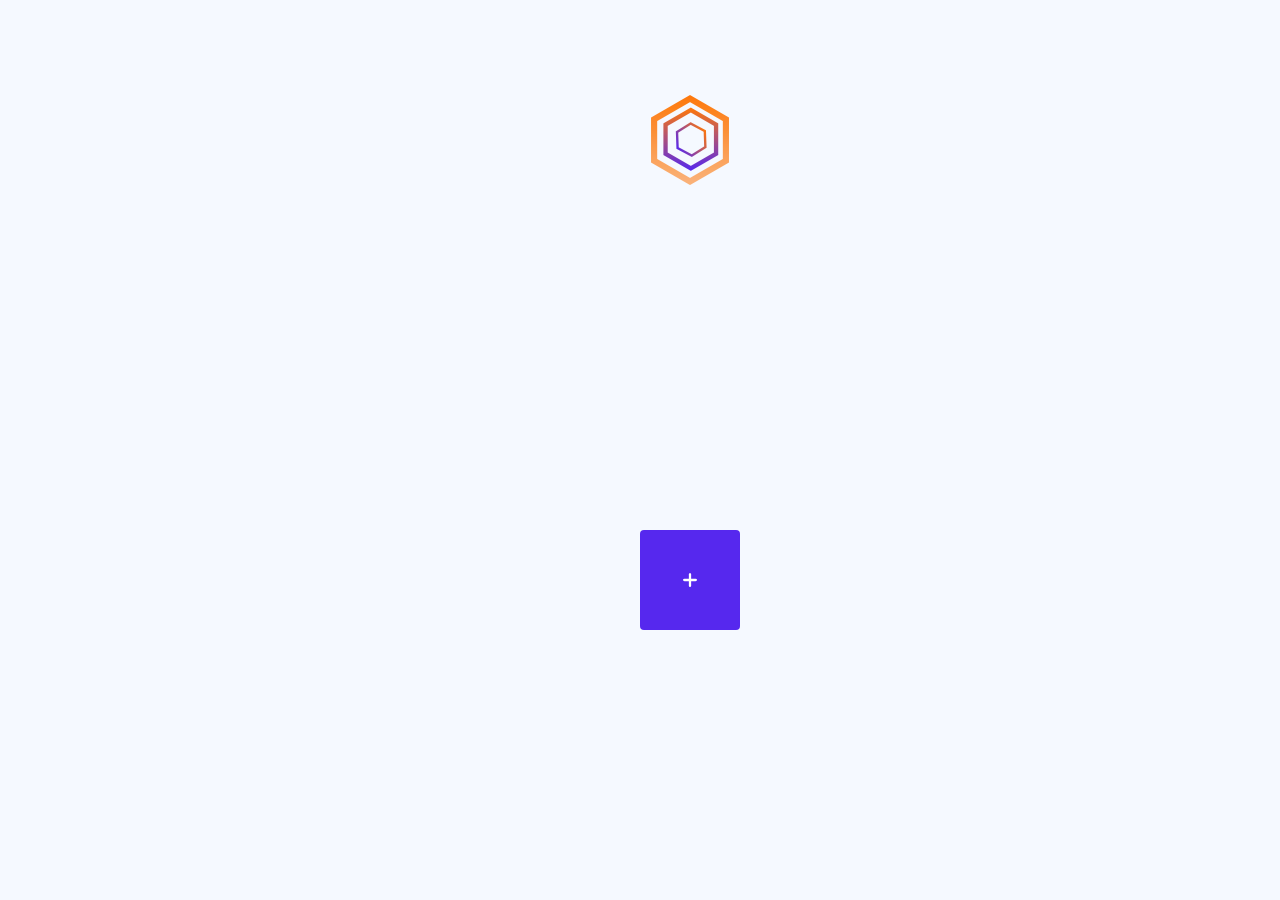
<file: index.html>
<!DOCTYPE html>
<html lang="en">
<head>
    <meta charset="UTF-8">
    <meta name="viewport" content="width=device-width, initial-scale=1.0">
    <meta http-equiv="X-UA-Compatible" content="ie=edge">
    <title>Ux/Ui</title>
    <link rel="stylesheet" href="./css/all.min.css">
    <link rel="stylesheet" href="./css/bootstrap.min.css">
    <link rel="stylesheet" href="https://cdnjs.cloudflare.com/ajax/libs/font-awesome/4.7.0/css/font-awesome.min.css">
    <link rel="stylesheet" href="./css/styles.css">
</head>
<body>
    <div class="container-fluid">
        <a href="/index.html">
            <img class= "logo" src="./img/lawlogo.png" alt="website logo">
        </a>
    </div>

    <div class="container-fluid">
        <div class="animation">
            <!-- thanks to Aaron Iker for the button animation idea -->
            <div class="add">
            <a href="/html/contact.html">
                <svg>
                    <use xlink:href="#fileIcon">
                </svg>
            </a>
            <a href="./html/ux.html">
                <svg>
                    <use xlink:href="#imageIcon">
                </svg>
            </a>
            <a href="./html/ui.html">
                <svg>
                    <use xlink:href="#mailIcon">
                </svg>
            </a>
            <a href="/html/final.html">
                <svg>
                    <use xlink:href="#chatIcon">
                </svg>
            </a>
            </div>
                
            <svg xmlns="http://www.w3.org/2000/svg" style="display: none;">
            <symbol xmlns="http://www.w3.org/2000/svg" viewBox="0 0 24 24" id="fileIcon">
                <path stroke="none" d="M14,0H3A1,1,0,0,0,2,1V23a1,1,0,0,0,1,1H21a1,1,0,0,0,1-1V8H15a1,1,0,0,1-1-1ZM5,17H19v2H5Zm0-5H19v2H5Zm6-3H5V7h6Z"></path>
                <polygon stroke="none" points="21.414 6 16 6 16 0.586 21.414 6"></polygon>
            </symbol>
            <symbol xmlns="http://www.w3.org/2000/svg" viewBox="0 0 24 24" id="imageIcon">
                <circle stroke="none" cx="9" cy="8" r="2"></circle>
                <path stroke="none" d="M23,1H1C0.448,1,0,1.447,0,2v20c0,0.553,0.448,1,1,1h22c0.552,0,1-0.447,1-1V2C24,1.447,23.552,1,23,1z M22,3v12l-5-5l-6,7l-5-4l-4,4V3H22z"></path>
            </symbol>
            <symbol xmlns="http://www.w3.org/2000/svg" viewBox="0 0 24 24" id="mailIcon">
                <path stroke="none" d="M21,2H3A3,3,0,0,0,0,5V19a3,3,0,0,0,3,3H21a3,3,0,0,0,3-3V5A3,3,0,0,0,21,2ZM8.207,15.207l-2.5,2.5a1,1,0,0,1-1.414-1.414l2.5-2.5Zm11.5,2.5a1,1,0,0,1-1.414,0l-2.5-2.5,1.414-1.414,2.5,2.5A1,1,0,0,1,19.707,17.707Zm0-10-7,7a1,1,0,0,1-1.414,0l-7-7A1,1,0,0,1,5.707,6.293L12,12.586l6.293-6.293a1,1,0,1,1,1.414,1.414Z"></path>
            </symbol>
            <symbol xmlns="http://www.w3.org/2000/svg" viewBox="0 0 24 24" id="chatIcon">
                <g stroke="none">
                    <path d="M21.965,9.575C21.604,14.821,16.384,19,10,19c-0.465,0-0.931-0.026-1.394-0.072 c2.013,1.586,4.939,2.376,7.946,1.967L22,23.618v-5.215c1.293-1.243,2-2.791,2-4.403C24,12.373,23.277,10.822,21.965,9.575z"></path>
                    <path d="M10,1C4.477,1,0,4.582,0,9c0,1.797,0.75,3.45,2,4.785V19l4.833-2.416C7.829,16.85,8.892,17,10,17 c5.523,0,10-3.582,10-8S15.523,1,10,1z"></path>
                </g>
            </symbol>
            </svg>
        </div>
    </div>
</body>
</html>
</file>
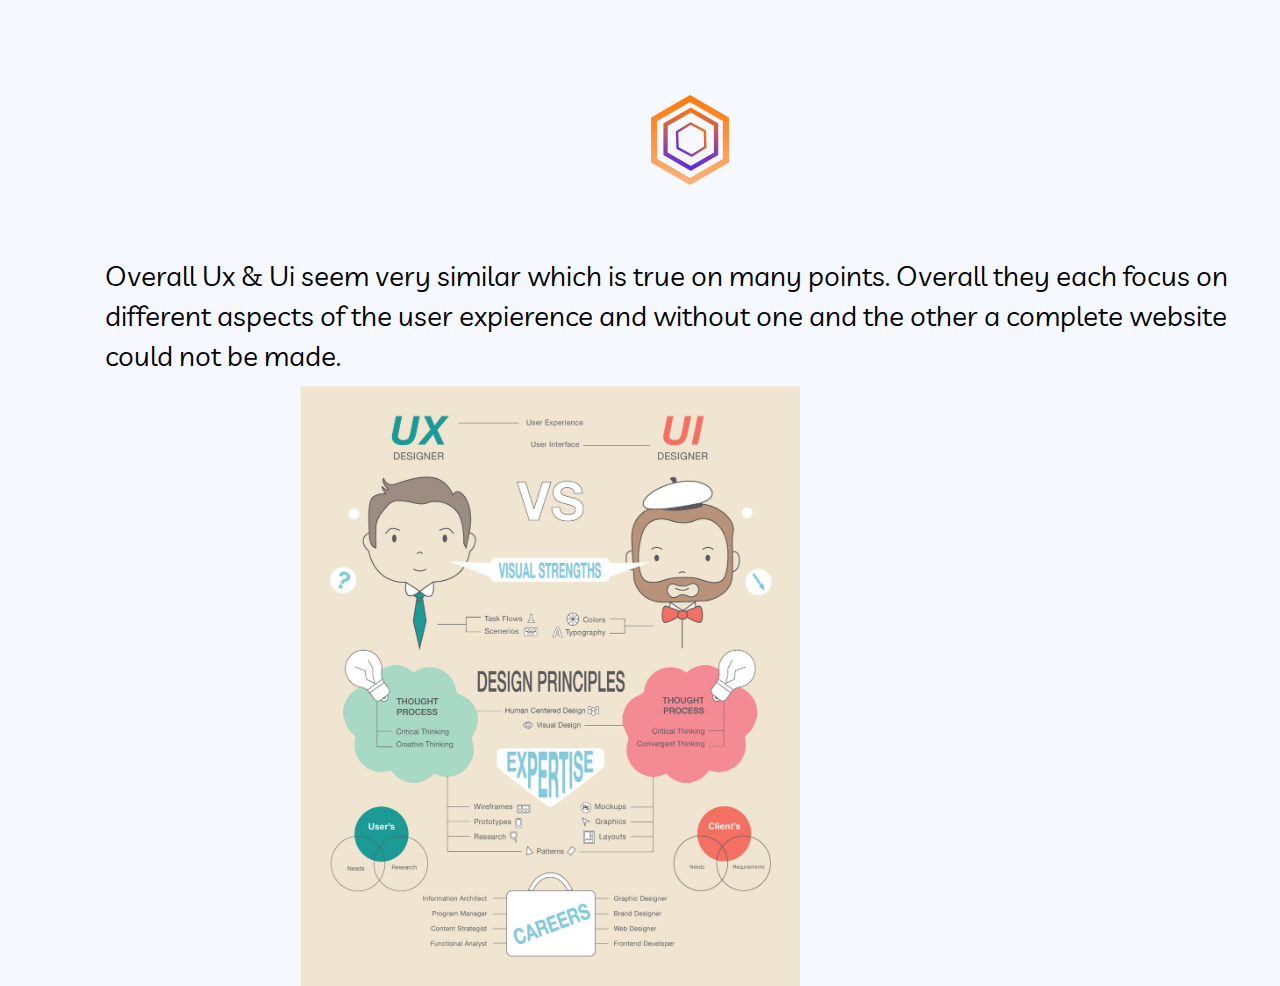
<file: html/final.html>
<!DOCTYPE html>
<html lang="en">
<head>
    <meta charset="UTF-8">
    <meta name="viewport" content="width=device-width, initial-scale=1.0">
    <meta http-equiv="X-UA-Compatible" content="ie=edge">
    <title>Complete project</title>
    <link rel="stylesheet" href="/css/all.min.css">
    <link rel="stylesheet" href="/css/bootstrap.min.css">
    <link rel="stylesheet" href="https://cdnjs.cloudflare.com/ajax/libs/font-awesome/4.7.0/css/font-awesome.min.css">
    <link href="https://fonts.googleapis.com/css?family=Livvic:300&display=swap" rel="stylesheet">
    <link rel="stylesheet" href="/css/styles.css">
</head>
<body>
      <!-- website logo -->
    <div class="container-fluid">
        <a href="/index.html"><img class= "logo" src="/img/lawlogo.png" alt=""></a>
    </div>

    <div class="container finalBody">
        <div class="row">
            <div class="col-lg-12">
                <p>Overall Ux & Ui seem very similar which is true on many points. Overall they each focus on different aspects of the user expierence and without one and the other a complete website could not be made.</p>
            </div>
            <div class="col-lg-1 col-lg-offset-2">
                <img class="finalImg" src="/img/ux-ui-vs.jpg" alt="">
            </div>
        </div>
    </div>
            

    
</body>
</html>
</file>
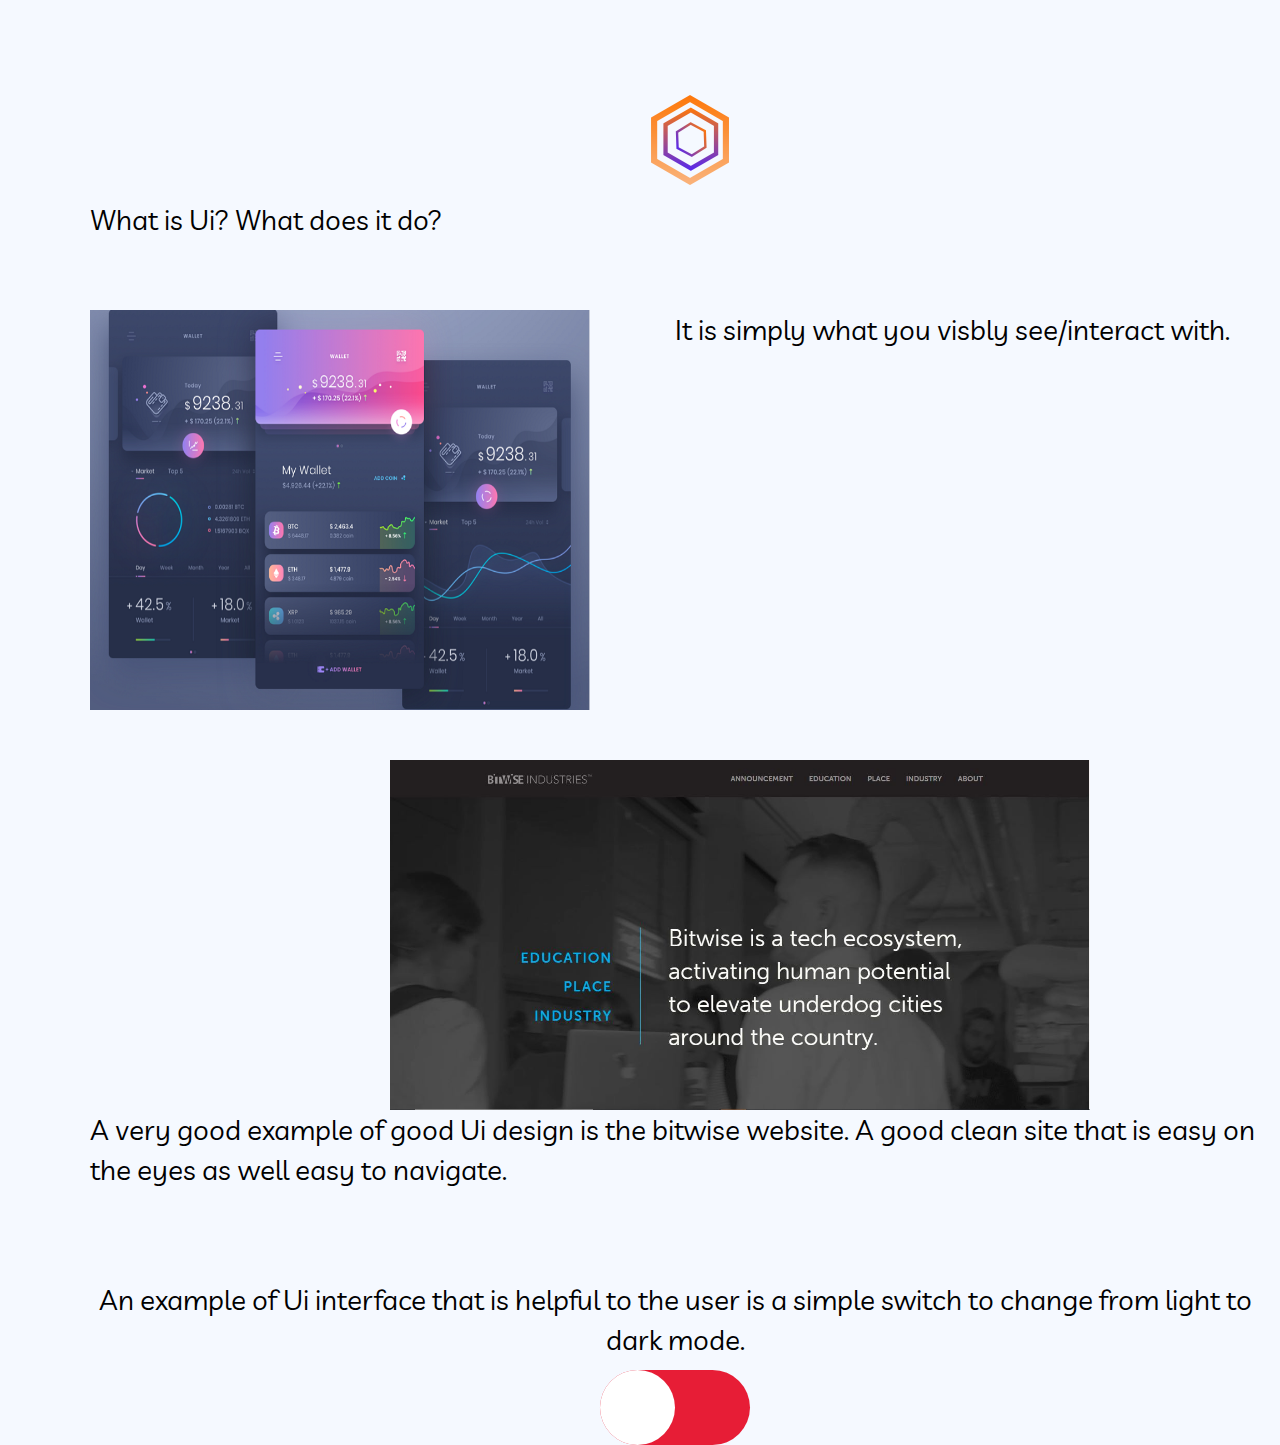
<file: html/ui.html>
<!DOCTYPE html>
<html lang="en">
<head>
    <meta charset="UTF-8">
    <meta name="viewport" content="width=device-width, initial-scale=1.0">
    <meta http-equiv="X-UA-Compatible" content="ie=edge">
    <title>Ui design</title>
    <link rel="stylesheet" href="/css/all.min.css">
    <link rel="stylesheet" href="/css/bootstrap.min.css">
    <link rel="stylesheet" href="https://cdnjs.cloudflare.com/ajax/libs/font-awesome/4.7.0/css/font-awesome.min.css">
    <link href="https://fonts.googleapis.com/css?family=Livvic:300&display=swap" rel="stylesheet">
    <link rel="stylesheet" href="/css/styles.css">
</head>
<body>
        <!-- website logo -->
    <div class="container-fluid">
        <a href="/index.html"><img class= "logo" src="/img/lawlogo.png" alt=""></a>
    </div>
        
    <div class="container">
        <div class="row infoBody">
            <div class="uiHead">
                <p>What is Ui? What does it do?</p>
                <br>
                <br>
                <br>
                <div class="row">
                    <div class="col-lg-6">
                        <img class="uiPhone" src="/img/uiEx.png" alt="">
                    </div>
                    <p>It is simply what you visbly see/interact with.</p>
                    <div class="col-lg-4 col-lg-offset-3"> 
                        <a href="https://bitwiseindustries.com/">
                            <img style="margin-top: 50px" class="bitwiseEx" src="/img/bitwiseEx.JPG" alt="">
                        </a>
                    </div>
                </div>
                <p>A very good example of good Ui design is the bitwise website. A good clean site that is easy on the eyes as well easy to navigate.</p>
            </div>
            <br>
            <br>
            <br>
            <br>
            <div class='wrapper'>
                <p>An example of Ui interface that is helpful to the user is a simple switch to change from light to dark mode. </p>
                <input type='checkbox' id='checkable' />
                <label for='checkable'></label>
            </div>	
        </div>
    </div>

    <script>
            setTimeout( function(){
        $("#checkable").attr('checked', true);
    }, 500);
    
    setTimeout( function(){
        $("#checkable").removeAttr('checked');
    }, 2000);

        </script>
</body>
</html>
</file>
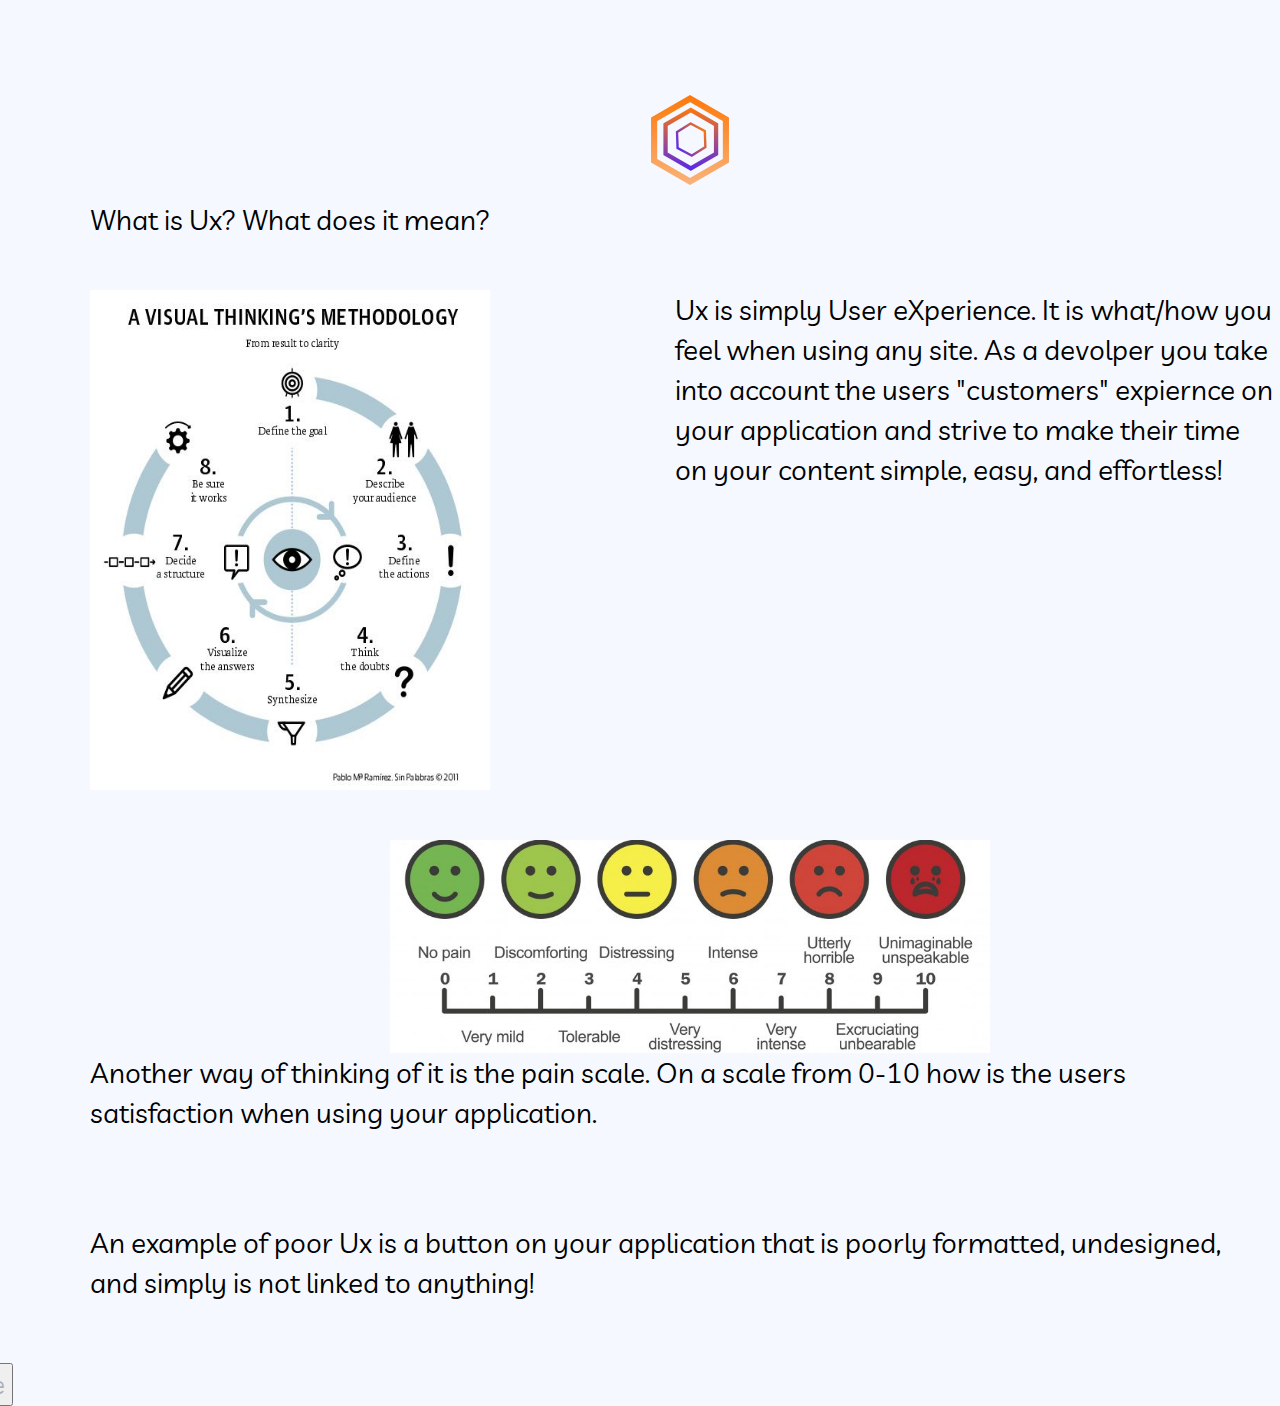
<file: html/ux.html>
<!DOCTYPE html>
<html lang="en">
<head>
    <meta charset="UTF-8">
    <meta name="viewport" content="width=device-width, initial-scale=1.0">
    <meta http-equiv="X-UA-Compatible" content="ie=edge">
    <title>Ux design</title>
    <link rel="stylesheet" href="/css/all.min.css">
    <link rel="stylesheet" href="/css/bootstrap.min.css">
    <link rel="stylesheet" href="https://cdnjs.cloudflare.com/ajax/libs/font-awesome/4.7.0/css/font-awesome.min.css">
    <link href="https://fonts.googleapis.com/css?family=Livvic:300&display=swap" rel="stylesheet">
    <link rel="stylesheet" href="/css/styles.css">
</head>
<body>
    <!-- website logo -->
    <div class="container-fluid">
        <a href="/index.html"><img class= "logo" src="/img/lawlogo.png" alt=""></a>
    </div>

    <div class="container">
        <div class="row infoBody">
            <div class="temphead">
                <p>What is Ux? What does it mean?</p>
                <br>
                <br>
                <div class="row">
                    <div class="col-lg-6">
                        <img class="uxInfo" src="/img/UX-Designer.jpg" alt="">
                    </div>
                    <p>Ux is simply User eXperience. It is what/how you feel when using any site. As a devolper you take into account the users "customers" expiernce on your application and strive to make their time on your content simple, easy, and effortless!</p>
                    <div style="margin-top: 50px" class="col-lg-4 col-lg-offset-3">
                        <img style="width: 600px" src="/img/pain-scale.jpg" alt="">
                    </div>
                </div>
                <p>Another way of thinking of it is the pain scale. On a scale from 0-10 how is the users satisfaction when using your application.</p>
            </div>
            <br>
            <br>
            <br>
            <br>
            <p>An example of poor Ux is a button on your application that is poorly formatted, undesigned, and simply is not linked to anything!</p>
            <button class="uxButton">Press me</button>
        </div>
    </div>
    
</body>
</html>
</file>
<file: css/styles.css>
/* global css */
body {
  min-height: 100vh;
  font-family: Roboto, Arial;
  color: #ADAFB6;
  display: flex;
  justify-content: center;
  align-items: center;
  background: #F5F9FF;
}

html {
  box-sizing: border-box;
  -webkit-font-smoothing: antialiased;
}

* {
  box-sizing: inherit;
}

*:before, *:after {
  box-sizing: inherit;
}

p {
  color: black;
  font-size: 2em;
  font-family: 'Livvic', sans-serif;
}


.logo {
  height: 100px;
  width: 100px;
  position: absolute;
  top: 10%;
  left: 50%;
  float: none;
}

.add {
    /* width: 84px;
    height: 84px; */
    width: 200px;
    height: 200px;
    left: 50% ;
    position: relative;
    display: flex;
    flex-direction: column;
    flex-wrap: wrap;
    -webkit-transform: scale(0.5);
            transform: scale(0.5);
    -webkit-transform-origin: 50% 50%;
            transform-origin: 50% 50%;
    transition: -webkit-transform .4s ease;
    transition: transform .4s ease;
    transition: transform .4s ease, -webkit-transform .4s ease;
  }
  .add a {
    display: block;
    position: relative;
    width: 50%;
    padding-bottom: 50%;
    background: #5628EE;
    /* -webkit-backface-visibility: hidden; */
    transition: border-radius .3s ease, -webkit-transform .2s ease;
    transition: border-radius .3s ease, transform .2s ease;
    transition: border-radius .3s ease, transform .2s ease, -webkit-transform .2s ease;
  }
  .add a svg {
    display: block;
    /* width: 14px;
    height: 14px; */
    width: 50px;
    height: 50px;
    position: absolute;
    /* left: 50%; */
    right: 10%;
    /* top: 10%; */
    bottom: 40%;
    /* margin: 25px 0px -25px 0px; */
    margin-right: 15px;
    margin-bottom: -15px;
    opacity: 0;
    fill: #fff;
    -webkit-transform: scale(0.6) rotate(-45deg);
            transform: scale(0.6) rotate(-45deg);
    transition: all .15s ease;
    /* -webkit-backface-visibility: hidden; */
  }
  .add a:nth-child(1) {
    border-radius: 8px 0 0 0;
  }
  .add a:nth-child(2) {
    border-radius: 0 0 0 8px;
  }
  .add a:nth-child(3) {
    border-radius: 0 8px 0 0;
  }
  .add a:nth-child(4) {
    border-radius: 0 0 8px 0;
  }
  .add:before, .add:after {
    content: '';
    width: 28px;
    height: 6px;
    border-radius: 3px;
    background: #fff;
    position: absolute;
    left: 50%;
    top: 50%;
    display: block;
    z-index: 1;
    -webkit-transform-origin: 50% 50%;
            transform-origin: 50% 50%;
    transition: -webkit-transform .25s ease;
    transition: transform .25s ease;
    transition: transform .25s ease, -webkit-transform .25s ease;
  }
  .add:before {
    -webkit-transform: translate(-50%, -50%) scaleY(0.76);
            transform: translate(-50%, -50%) scaleY(0.76);
  }
  .add:after {
    -webkit-transform: translate(-50%, -50%) rotate(90deg) scaleY(0.76);
            transform: translate(-50%, -50%) rotate(90deg) scaleY(0.76);
  }
  .add:hover {
    -webkit-transform: scale(1) rotate(45deg);
            transform: scale(1) rotate(45deg);
    transition: -webkit-transform .4s ease .1s;
    transition: transform .4s ease .1s;
    transition: transform .4s ease .1s, -webkit-transform .4s ease .1s;
  }
  .add:hover:before {
    -webkit-transform: translate(-50%, -50%) scaleY(0.76) scaleX(3);
            transform: translate(-50%, -50%) scaleY(0.76) scaleX(3);
  }
  .add:hover:after {
    -webkit-transform: translate(-50%, -50%) rotate(90deg) scaleY(0.76) scaleX(3);
            transform: translate(-50%, -50%) rotate(90deg) scaleY(0.76) scaleX(3);
  }
  .add:hover a {
    --scale: 1;
    pointer-events: none;
    border-radius: 50%;
    -webkit-animation: pointerEvent 0s linear forwards .4s;
            animation: pointerEvent 0s linear forwards .4s;
    transition: border-radius .15s ease .1s, -webkit-transform .25s ease .15s;
    transition: border-radius .15s ease .1s, transform .25s ease .15s;
    transition: border-radius .15s ease .1s, transform .25s ease .15s, -webkit-transform .25s ease .15s;
  }
  .add:hover a:nth-child(1) {
    -webkit-transform: translate(-6px, -6px) scale(var(--scale));
            transform: translate(-6px, -6px) scale(var(--scale));
  }
  .add:hover a:nth-child(2) {
    -webkit-transform: translate(-6px, 6px) scale(var(--scale));
            transform: translate(-6px, 6px) scale(var(--scale));
  }
  .add:hover a:nth-child(3) {
    -webkit-transform: translate(6px, -6px) scale(var(--scale));
            transform: translate(6px, -6px) scale(var(--scale));
  }
  .add:hover a:nth-child(4) {
    -webkit-transform: translate(6px, 6px) scale(var(--scale));
            transform: translate(6px, 6px) scale(var(--scale));
  }
  .add:hover a svg {
    opacity: .7;
    transition: all .3s ease .2s;
    -webkit-transform: scale(1) rotate(-45deg);
            transform: scale(1) rotate(-45deg);
  }
  .add:hover a:hover {
    --scale: .92;
    transition: border-radius .2s ease .1s, -webkit-transform .25s ease 0s;
    transition: border-radius .2s ease .1s, transform .25s ease 0s;
    transition: border-radius .2s ease .1s, transform .25s ease 0s, -webkit-transform .25s ease 0s;
  }
  .add:hover a:hover svg {
    opacity: 1;
    transition: all .3s ease 0s;
  }
  
  @-webkit-keyframes pointerEvent {
    100% {
      pointer-events: auto;
    }
  }
  
  @keyframes pointerEvent {
    100% {
      pointer-events: auto;
    }
  }
.animation {
  position: absolute;
    left: 50%;
    top: 70%;
    size: 100%;
    margin-left: -150px;
   margin-top: -150px;
}


/* ux css */
.infoBody{
  margin-top: 200px;
  font-family: 'Livvic', sans-serif;
}

.temphead>p{
  color: black;
  font-size: 2em;
  /* height: 20px; */
}

.uxInfo {

  height: 500px;
  width: 400px;
}

.uxButton {
  font-size: 26px;
  margin-left: -200px;
  margin-top: 50px;
}

/* start of Ui css */
 /* start of Ui css */
  
 .uiPhone {
  width: 500px;
  height: 400px;
}

.bitwiseEx {
  width: 700px;
  height: 350px;
}

/* on off switch */
.wrapper{
    text-align: center;
}
#checkable{
    display: none;
}
#checkable:checked + label{
        background: #2EC4B6;
}

#checkable:checked + label:after {
            transform: translate(100%, 0);
}

label[for='checkable'] {
    display: block;
    width: 150px;
    height: 75px;
    border-radius: 75px;
    position: relative;
    transition: 0.15s ease-in-out;
    background: #E71D36;
    margin: 0 auto;
}
label[for='checkable']:after {
        content: '';
        display: block;
        widtH: 75px;
        heighT: 75px;
        border-radius: 75px;
        box-shadow: 0px 1px 10px rgba(black, 0.35);
        background: white;
        transition: 0.15s ease-in-out;
}

/* Beging of the final html */

.finalBody {
  margin-top: 20%;
}

.finalImg {
  height: 600px;
  width: 500px;
  display: block;
  margin-right: -50%;
}
</file>
<file: css/all.min.css>
.fa,.fab,.fal,.far,.fas{-moz-osx-font-smoothing:grayscale;-webkit-font-smoothing:antialiased;display:inline-block;font-style:normal;font-variant:normal;text-rendering:auto;line-height:1}.fa-lg{font-size:1.33333em;line-height:.75em;vertical-align:-.0667em}.fa-xs{font-size:.75em}.fa-sm{font-size:.875em}.fa-1x{font-size:1em}.fa-2x{font-size:2em}.fa-3x{font-size:3em}.fa-4x{font-size:4em}.fa-5x{font-size:5em}.fa-6x{font-size:6em}.fa-7x{font-size:7em}.fa-8x{font-size:8em}.fa-9x{font-size:9em}.fa-10x{font-size:10em}.fa-fw{text-align:center;width:1.25em}.fa-ul{list-style-type:none;margin-left:2.5em;padding-left:0}.fa-ul>li{position:relative}.fa-li{left:-2em;position:absolute;text-align:center;width:2em;line-height:inherit}.fa-border{border:.08em solid #eee;border-radius:.1em;padding:.2em .25em .15em}.fa-pull-left{float:left}.fa-pull-right{float:right}.fa.fa-pull-left,.fab.fa-pull-left,.fal.fa-pull-left,.far.fa-pull-left,.fas.fa-pull-left{margin-right:.3em}.fa.fa-pull-right,.fab.fa-pull-right,.fal.fa-pull-right,.far.fa-pull-right,.fas.fa-pull-right{margin-left:.3em}.fa-spin{animation:fa-spin 2s infinite linear}.fa-pulse{animation:fa-spin 1s infinite steps(8)}@keyframes fa-spin{0%{transform:rotate(0deg)}to{transform:rotate(1turn)}}.fa-rotate-90{-ms-filter:"progid:DXImageTransform.Microsoft.BasicImage(rotation=1)";transform:rotate(90deg)}.fa-rotate-180{-ms-filter:"progid:DXImageTransform.Microsoft.BasicImage(rotation=2)";transform:rotate(180deg)}.fa-rotate-270{-ms-filter:"progid:DXImageTransform.Microsoft.BasicImage(rotation=3)";transform:rotate(270deg)}.fa-flip-horizontal{-ms-filter:"progid:DXImageTransform.Microsoft.BasicImage(rotation=0, mirror=1)";transform:scaleX(-1)}.fa-flip-vertical{transform:scaleY(-1)}.fa-flip-both,.fa-flip-horizontal.fa-flip-vertical,.fa-flip-vertical{-ms-filter:"progid:DXImageTransform.Microsoft.BasicImage(rotation=2, mirror=1)"}.fa-flip-both,.fa-flip-horizontal.fa-flip-vertical{transform:scale(-1)}:root .fa-flip-both,:root .fa-flip-horizontal,:root .fa-flip-vertical,:root .fa-rotate-90,:root .fa-rotate-180,:root .fa-rotate-270{filter:none}.fa-stack{display:inline-block;height:2em;line-height:2em;position:relative;vertical-align:middle;width:2.5em}.fa-stack-1x,.fa-stack-2x{left:0;position:absolute;text-align:center;width:100%}.fa-stack-1x{line-height:inherit}.fa-stack-2x{font-size:2em}.fa-inverse{color:#fff}.fa-500px:before{content:"\f26e"}.fa-accessible-icon:before{content:"\f368"}.fa-accusoft:before{content:"\f369"}.fa-acquisitions-incorporated:before{content:"\f6af"}.fa-ad:before{content:"\f641"}.fa-address-book:before{content:"\f2b9"}.fa-address-card:before{content:"\f2bb"}.fa-adjust:before{content:"\f042"}.fa-adn:before{content:"\f170"}.fa-adobe:before{content:"\f778"}.fa-adversal:before{content:"\f36a"}.fa-affiliatetheme:before{content:"\f36b"}.fa-air-freshener:before{content:"\f5d0"}.fa-algolia:before{content:"\f36c"}.fa-align-center:before{content:"\f037"}.fa-align-justify:before{content:"\f039"}.fa-align-left:before{content:"\f036"}.fa-align-right:before{content:"\f038"}.fa-alipay:before{content:"\f642"}.fa-allergies:before{content:"\f461"}.fa-amazon:before{content:"\f270"}.fa-amazon-pay:before{content:"\f42c"}.fa-ambulance:before{content:"\f0f9"}.fa-american-sign-language-interpreting:before{content:"\f2a3"}.fa-amilia:before{content:"\f36d"}.fa-anchor:before{content:"\f13d"}.fa-android:before{content:"\f17b"}.fa-angellist:before{content:"\f209"}.fa-angle-double-down:before{content:"\f103"}.fa-angle-double-left:before{content:"\f100"}.fa-angle-double-right:before{content:"\f101"}.fa-angle-double-up:before{content:"\f102"}.fa-angle-down:before{content:"\f107"}.fa-angle-left:before{content:"\f104"}.fa-angle-right:before{content:"\f105"}.fa-angle-up:before{content:"\f106"}.fa-angry:before{content:"\f556"}.fa-angrycreative:before{content:"\f36e"}.fa-angular:before{content:"\f420"}.fa-ankh:before{content:"\f644"}.fa-app-store:before{content:"\f36f"}.fa-app-store-ios:before{content:"\f370"}.fa-apper:before{content:"\f371"}.fa-apple:before{content:"\f179"}.fa-apple-alt:before{content:"\f5d1"}.fa-apple-pay:before{content:"\f415"}.fa-archive:before{content:"\f187"}.fa-archway:before{content:"\f557"}.fa-arrow-alt-circle-down:before{content:"\f358"}.fa-arrow-alt-circle-left:before{content:"\f359"}.fa-arrow-alt-circle-right:before{content:"\f35a"}.fa-arrow-alt-circle-up:before{content:"\f35b"}.fa-arrow-circle-down:before{content:"\f0ab"}.fa-arrow-circle-left:before{content:"\f0a8"}.fa-arrow-circle-right:before{content:"\f0a9"}.fa-arrow-circle-up:before{content:"\f0aa"}.fa-arrow-down:before{content:"\f063"}.fa-arrow-left:before{content:"\f060"}.fa-arrow-right:before{content:"\f061"}.fa-arrow-up:before{content:"\f062"}.fa-arrows-alt:before{content:"\f0b2"}.fa-arrows-alt-h:before{content:"\f337"}.fa-arrows-alt-v:before{content:"\f338"}.fa-artstation:before{content:"\f77a"}.fa-assistive-listening-systems:before{content:"\f2a2"}.fa-asterisk:before{content:"\f069"}.fa-asymmetrik:before{content:"\f372"}.fa-at:before{content:"\f1fa"}.fa-atlas:before{content:"\f558"}.fa-atlassian:before{content:"\f77b"}.fa-atom:before{content:"\f5d2"}.fa-audible:before{content:"\f373"}.fa-audio-description:before{content:"\f29e"}.fa-autoprefixer:before{content:"\f41c"}.fa-avianex:before{content:"\f374"}.fa-aviato:before{content:"\f421"}.fa-award:before{content:"\f559"}.fa-aws:before{content:"\f375"}.fa-baby:before{content:"\f77c"}.fa-baby-carriage:before{content:"\f77d"}.fa-backspace:before{content:"\f55a"}.fa-backward:before{content:"\f04a"}.fa-bacon:before{content:"\f7e5"}.fa-balance-scale:before{content:"\f24e"}.fa-ban:before{content:"\f05e"}.fa-band-aid:before{content:"\f462"}.fa-bandcamp:before{content:"\f2d5"}.fa-barcode:before{content:"\f02a"}.fa-bars:before{content:"\f0c9"}.fa-baseball-ball:before{content:"\f433"}.fa-basketball-ball:before{content:"\f434"}.fa-bath:before{content:"\f2cd"}.fa-battery-empty:before{content:"\f244"}.fa-battery-full:before{content:"\f240"}.fa-battery-half:before{content:"\f242"}.fa-battery-quarter:before{content:"\f243"}.fa-battery-three-quarters:before{content:"\f241"}.fa-bed:before{content:"\f236"}.fa-beer:before{content:"\f0fc"}.fa-behance:before{content:"\f1b4"}.fa-behance-square:before{content:"\f1b5"}.fa-bell:before{content:"\f0f3"}.fa-bell-slash:before{content:"\f1f6"}.fa-bezier-curve:before{content:"\f55b"}.fa-bible:before{content:"\f647"}.fa-bicycle:before{content:"\f206"}.fa-bimobject:before{content:"\f378"}.fa-binoculars:before{content:"\f1e5"}.fa-biohazard:before{content:"\f780"}.fa-birthday-cake:before{content:"\f1fd"}.fa-bitbucket:before{content:"\f171"}.fa-bitcoin:before{content:"\f379"}.fa-bity:before{content:"\f37a"}.fa-black-tie:before{content:"\f27e"}.fa-blackberry:before{content:"\f37b"}.fa-blender:before{content:"\f517"}.fa-blender-phone:before{content:"\f6b6"}.fa-blind:before{content:"\f29d"}.fa-blog:before{content:"\f781"}.fa-blogger:before{content:"\f37c"}.fa-blogger-b:before{content:"\f37d"}.fa-bluetooth:before{content:"\f293"}.fa-bluetooth-b:before{content:"\f294"}.fa-bold:before{content:"\f032"}.fa-bolt:before{content:"\f0e7"}.fa-bomb:before{content:"\f1e2"}.fa-bone:before{content:"\f5d7"}.fa-bong:before{content:"\f55c"}.fa-book:before{content:"\f02d"}.fa-book-dead:before{content:"\f6b7"}.fa-book-medical:before{content:"\f7e6"}.fa-book-open:before{content:"\f518"}.fa-book-reader:before{content:"\f5da"}.fa-bookmark:before{content:"\f02e"}.fa-bowling-ball:before{content:"\f436"}.fa-box:before{content:"\f466"}.fa-box-open:before{content:"\f49e"}.fa-boxes:before{content:"\f468"}.fa-braille:before{content:"\f2a1"}.fa-brain:before{content:"\f5dc"}.fa-bread-slice:before{content:"\f7ec"}.fa-briefcase:before{content:"\f0b1"}.fa-briefcase-medical:before{content:"\f469"}.fa-broadcast-tower:before{content:"\f519"}.fa-broom:before{content:"\f51a"}.fa-brush:before{content:"\f55d"}.fa-btc:before{content:"\f15a"}.fa-bug:before{content:"\f188"}.fa-building:before{content:"\f1ad"}.fa-bullhorn:before{content:"\f0a1"}.fa-bullseye:before{content:"\f140"}.fa-burn:before{content:"\f46a"}.fa-buromobelexperte:before{content:"\f37f"}.fa-bus:before{content:"\f207"}.fa-bus-alt:before{content:"\f55e"}.fa-business-time:before{content:"\f64a"}.fa-buysellads:before{content:"\f20d"}.fa-calculator:before{content:"\f1ec"}.fa-calendar:before{content:"\f133"}.fa-calendar-alt:before{content:"\f073"}.fa-calendar-check:before{content:"\f274"}.fa-calendar-day:before{content:"\f783"}.fa-calendar-minus:before{content:"\f272"}.fa-calendar-plus:before{content:"\f271"}.fa-calendar-times:before{content:"\f273"}.fa-calendar-week:before{content:"\f784"}.fa-camera:before{content:"\f030"}.fa-camera-retro:before{content:"\f083"}.fa-campground:before{content:"\f6bb"}.fa-canadian-maple-leaf:before{content:"\f785"}.fa-candy-cane:before{content:"\f786"}.fa-cannabis:before{content:"\f55f"}.fa-capsules:before{content:"\f46b"}.fa-car:before{content:"\f1b9"}.fa-car-alt:before{content:"\f5de"}.fa-car-battery:before{content:"\f5df"}.fa-car-crash:before{content:"\f5e1"}.fa-car-side:before{content:"\f5e4"}.fa-caret-down:before{content:"\f0d7"}.fa-caret-left:before{content:"\f0d9"}.fa-caret-right:before{content:"\f0da"}.fa-caret-square-down:before{content:"\f150"}.fa-caret-square-left:before{content:"\f191"}.fa-caret-square-right:before{content:"\f152"}.fa-caret-square-up:before{content:"\f151"}.fa-caret-up:before{content:"\f0d8"}.fa-carrot:before{content:"\f787"}.fa-cart-arrow-down:before{content:"\f218"}.fa-cart-plus:before{content:"\f217"}.fa-cash-register:before{content:"\f788"}.fa-cat:before{content:"\f6be"}.fa-cc-amazon-pay:before{content:"\f42d"}.fa-cc-amex:before{content:"\f1f3"}.fa-cc-apple-pay:before{content:"\f416"}.fa-cc-diners-club:before{content:"\f24c"}.fa-cc-discover:before{content:"\f1f2"}.fa-cc-jcb:before{content:"\f24b"}.fa-cc-mastercard:before{content:"\f1f1"}.fa-cc-paypal:before{content:"\f1f4"}.fa-cc-stripe:before{content:"\f1f5"}.fa-cc-visa:before{content:"\f1f0"}.fa-centercode:before{content:"\f380"}.fa-centos:before{content:"\f789"}.fa-certificate:before{content:"\f0a3"}.fa-chair:before{content:"\f6c0"}.fa-chalkboard:before{content:"\f51b"}.fa-chalkboard-teacher:before{content:"\f51c"}.fa-charging-station:before{content:"\f5e7"}.fa-chart-area:before{content:"\f1fe"}.fa-chart-bar:before{content:"\f080"}.fa-chart-line:before{content:"\f201"}.fa-chart-pie:before{content:"\f200"}.fa-check:before{content:"\f00c"}.fa-check-circle:before{content:"\f058"}.fa-check-double:before{content:"\f560"}.fa-check-square:before{content:"\f14a"}.fa-cheese:before{content:"\f7ef"}.fa-chess:before{content:"\f439"}.fa-chess-bishop:before{content:"\f43a"}.fa-chess-board:before{content:"\f43c"}.fa-chess-king:before{content:"\f43f"}.fa-chess-knight:before{content:"\f441"}.fa-chess-pawn:before{content:"\f443"}.fa-chess-queen:before{content:"\f445"}.fa-chess-rook:before{content:"\f447"}.fa-chevron-circle-down:before{content:"\f13a"}.fa-chevron-circle-left:before{content:"\f137"}.fa-chevron-circle-right:before{content:"\f138"}.fa-chevron-circle-up:before{content:"\f139"}.fa-chevron-down:before{content:"\f078"}.fa-chevron-left:before{content:"\f053"}.fa-chevron-right:before{content:"\f054"}.fa-chevron-up:before{content:"\f077"}.fa-child:before{content:"\f1ae"}.fa-chrome:before{content:"\f268"}.fa-church:before{content:"\f51d"}.fa-circle:before{content:"\f111"}.fa-circle-notch:before{content:"\f1ce"}.fa-city:before{content:"\f64f"}.fa-clinic-medical:before{content:"\f7f2"}.fa-clipboard:before{content:"\f328"}.fa-clipboard-check:before{content:"\f46c"}.fa-clipboard-list:before{content:"\f46d"}.fa-clock:before{content:"\f017"}.fa-clone:before{content:"\f24d"}.fa-closed-captioning:before{content:"\f20a"}.fa-cloud:before{content:"\f0c2"}.fa-cloud-download-alt:before{content:"\f381"}.fa-cloud-meatball:before{content:"\f73b"}.fa-cloud-moon:before{content:"\f6c3"}.fa-cloud-moon-rain:before{content:"\f73c"}.fa-cloud-rain:before{content:"\f73d"}.fa-cloud-showers-heavy:before{content:"\f740"}.fa-cloud-sun:before{content:"\f6c4"}.fa-cloud-sun-rain:before{content:"\f743"}.fa-cloud-upload-alt:before{content:"\f382"}.fa-cloudscale:before{content:"\f383"}.fa-cloudsmith:before{content:"\f384"}.fa-cloudversify:before{content:"\f385"}.fa-cocktail:before{content:"\f561"}.fa-code:before{content:"\f121"}.fa-code-branch:before{content:"\f126"}.fa-codepen:before{content:"\f1cb"}.fa-codiepie:before{content:"\f284"}.fa-coffee:before{content:"\f0f4"}.fa-cog:before{content:"\f013"}.fa-cogs:before{content:"\f085"}.fa-coins:before{content:"\f51e"}.fa-columns:before{content:"\f0db"}.fa-comment:before{content:"\f075"}.fa-comment-alt:before{content:"\f27a"}.fa-comment-dollar:before{content:"\f651"}.fa-comment-dots:before{content:"\f4ad"}.fa-comment-medical:before{content:"\f7f5"}.fa-comment-slash:before{content:"\f4b3"}.fa-comments:before{content:"\f086"}.fa-comments-dollar:before{content:"\f653"}.fa-compact-disc:before{content:"\f51f"}.fa-compass:before{content:"\f14e"}.fa-compress:before{content:"\f066"}.fa-compress-arrows-alt:before{content:"\f78c"}.fa-concierge-bell:before{content:"\f562"}.fa-confluence:before{content:"\f78d"}.fa-connectdevelop:before{content:"\f20e"}.fa-contao:before{content:"\f26d"}.fa-cookie:before{content:"\f563"}.fa-cookie-bite:before{content:"\f564"}.fa-copy:before{content:"\f0c5"}.fa-copyright:before{content:"\f1f9"}.fa-couch:before{content:"\f4b8"}.fa-cpanel:before{content:"\f388"}.fa-creative-commons:before{content:"\f25e"}.fa-creative-commons-by:before{content:"\f4e7"}.fa-creative-commons-nc:before{content:"\f4e8"}.fa-creative-commons-nc-eu:before{content:"\f4e9"}.fa-creative-commons-nc-jp:before{content:"\f4ea"}.fa-creative-commons-nd:before{content:"\f4eb"}.fa-creative-commons-pd:before{content:"\f4ec"}.fa-creative-commons-pd-alt:before{content:"\f4ed"}.fa-creative-commons-remix:before{content:"\f4ee"}.fa-creative-commons-sa:before{content:"\f4ef"}.fa-creative-commons-sampling:before{content:"\f4f0"}.fa-creative-commons-sampling-plus:before{content:"\f4f1"}.fa-creative-commons-share:before{content:"\f4f2"}.fa-creative-commons-zero:before{content:"\f4f3"}.fa-credit-card:before{content:"\f09d"}.fa-critical-role:before{content:"\f6c9"}.fa-crop:before{content:"\f125"}.fa-crop-alt:before{content:"\f565"}.fa-cross:before{content:"\f654"}.fa-crosshairs:before{content:"\f05b"}.fa-crow:before{content:"\f520"}.fa-crown:before{content:"\f521"}.fa-crutch:before{content:"\f7f7"}.fa-css3:before{content:"\f13c"}.fa-css3-alt:before{content:"\f38b"}.fa-cube:before{content:"\f1b2"}.fa-cubes:before{content:"\f1b3"}.fa-cut:before{content:"\f0c4"}.fa-cuttlefish:before{content:"\f38c"}.fa-d-and-d:before{content:"\f38d"}.fa-d-and-d-beyond:before{content:"\f6ca"}.fa-dashcube:before{content:"\f210"}.fa-database:before{content:"\f1c0"}.fa-deaf:before{content:"\f2a4"}.fa-delicious:before{content:"\f1a5"}.fa-democrat:before{content:"\f747"}.fa-deploydog:before{content:"\f38e"}.fa-deskpro:before{content:"\f38f"}.fa-desktop:before{content:"\f108"}.fa-dev:before{content:"\f6cc"}.fa-deviantart:before{content:"\f1bd"}.fa-dharmachakra:before{content:"\f655"}.fa-dhl:before{content:"\f790"}.fa-diagnoses:before{content:"\f470"}.fa-diaspora:before{content:"\f791"}.fa-dice:before{content:"\f522"}.fa-dice-d20:before{content:"\f6cf"}.fa-dice-d6:before{content:"\f6d1"}.fa-dice-five:before{content:"\f523"}.fa-dice-four:before{content:"\f524"}.fa-dice-one:before{content:"\f525"}.fa-dice-six:before{content:"\f526"}.fa-dice-three:before{content:"\f527"}.fa-dice-two:before{content:"\f528"}.fa-digg:before{content:"\f1a6"}.fa-digital-ocean:before{content:"\f391"}.fa-digital-tachograph:before{content:"\f566"}.fa-directions:before{content:"\f5eb"}.fa-discord:before{content:"\f392"}.fa-discourse:before{content:"\f393"}.fa-divide:before{content:"\f529"}.fa-dizzy:before{content:"\f567"}.fa-dna:before{content:"\f471"}.fa-dochub:before{content:"\f394"}.fa-docker:before{content:"\f395"}.fa-dog:before{content:"\f6d3"}.fa-dollar-sign:before{content:"\f155"}.fa-dolly:before{content:"\f472"}.fa-dolly-flatbed:before{content:"\f474"}.fa-donate:before{content:"\f4b9"}.fa-door-closed:before{content:"\f52a"}.fa-door-open:before{content:"\f52b"}.fa-dot-circle:before{content:"\f192"}.fa-dove:before{content:"\f4ba"}.fa-download:before{content:"\f019"}.fa-draft2digital:before{content:"\f396"}.fa-drafting-compass:before{content:"\f568"}.fa-dragon:before{content:"\f6d5"}.fa-draw-polygon:before{content:"\f5ee"}.fa-dribbble:before{content:"\f17d"}.fa-dribbble-square:before{content:"\f397"}.fa-dropbox:before{content:"\f16b"}.fa-drum:before{content:"\f569"}.fa-drum-steelpan:before{content:"\f56a"}.fa-drumstick-bite:before{content:"\f6d7"}.fa-drupal:before{content:"\f1a9"}.fa-dumbbell:before{content:"\f44b"}.fa-dumpster:before{content:"\f793"}.fa-dumpster-fire:before{content:"\f794"}.fa-dungeon:before{content:"\f6d9"}.fa-dyalog:before{content:"\f399"}.fa-earlybirds:before{content:"\f39a"}.fa-ebay:before{content:"\f4f4"}.fa-edge:before{content:"\f282"}.fa-edit:before{content:"\f044"}.fa-egg:before{content:"\f7fb"}.fa-eject:before{content:"\f052"}.fa-elementor:before{content:"\f430"}.fa-ellipsis-h:before{content:"\f141"}.fa-ellipsis-v:before{content:"\f142"}.fa-ello:before{content:"\f5f1"}.fa-ember:before{content:"\f423"}.fa-empire:before{content:"\f1d1"}.fa-envelope:before{content:"\f0e0"}.fa-envelope-open:before{content:"\f2b6"}.fa-envelope-open-text:before{content:"\f658"}.fa-envelope-square:before{content:"\f199"}.fa-envira:before{content:"\f299"}.fa-equals:before{content:"\f52c"}.fa-eraser:before{content:"\f12d"}.fa-erlang:before{content:"\f39d"}.fa-ethereum:before{content:"\f42e"}.fa-ethernet:before{content:"\f796"}.fa-etsy:before{content:"\f2d7"}.fa-euro-sign:before{content:"\f153"}.fa-exchange-alt:before{content:"\f362"}.fa-exclamation:before{content:"\f12a"}.fa-exclamation-circle:before{content:"\f06a"}.fa-exclamation-triangle:before{content:"\f071"}.fa-expand:before{content:"\f065"}.fa-expand-arrows-alt:before{content:"\f31e"}.fa-expeditedssl:before{content:"\f23e"}.fa-external-link-alt:before{content:"\f35d"}.fa-external-link-square-alt:before{content:"\f360"}.fa-eye:before{content:"\f06e"}.fa-eye-dropper:before{content:"\f1fb"}.fa-eye-slash:before{content:"\f070"}.fa-facebook:before{content:"\f09a"}.fa-facebook-f:before{content:"\f39e"}.fa-facebook-messenger:before{content:"\f39f"}.fa-facebook-square:before{content:"\f082"}.fa-fantasy-flight-games:before{content:"\f6dc"}.fa-fast-backward:before{content:"\f049"}.fa-fast-forward:before{content:"\f050"}.fa-fax:before{content:"\f1ac"}.fa-feather:before{content:"\f52d"}.fa-feather-alt:before{content:"\f56b"}.fa-fedex:before{content:"\f797"}.fa-fedora:before{content:"\f798"}.fa-female:before{content:"\f182"}.fa-fighter-jet:before{content:"\f0fb"}.fa-figma:before{content:"\f799"}.fa-file:before{content:"\f15b"}.fa-file-alt:before{content:"\f15c"}.fa-file-archive:before{content:"\f1c6"}.fa-file-audio:before{content:"\f1c7"}.fa-file-code:before{content:"\f1c9"}.fa-file-contract:before{content:"\f56c"}.fa-file-csv:before{content:"\f6dd"}.fa-file-download:before{content:"\f56d"}.fa-file-excel:before{content:"\f1c3"}.fa-file-export:before{content:"\f56e"}.fa-file-image:before{content:"\f1c5"}.fa-file-import:before{content:"\f56f"}.fa-file-invoice:before{content:"\f570"}.fa-file-invoice-dollar:before{content:"\f571"}.fa-file-medical:before{content:"\f477"}.fa-file-medical-alt:before{content:"\f478"}.fa-file-pdf:before{content:"\f1c1"}.fa-file-powerpoint:before{content:"\f1c4"}.fa-file-prescription:before{content:"\f572"}.fa-file-signature:before{content:"\f573"}.fa-file-upload:before{content:"\f574"}.fa-file-video:before{content:"\f1c8"}.fa-file-word:before{content:"\f1c2"}.fa-fill:before{content:"\f575"}.fa-fill-drip:before{content:"\f576"}.fa-film:before{content:"\f008"}.fa-filter:before{content:"\f0b0"}.fa-fingerprint:before{content:"\f577"}.fa-fire:before{content:"\f06d"}.fa-fire-alt:before{content:"\f7e4"}.fa-fire-extinguisher:before{content:"\f134"}.fa-firefox:before{content:"\f269"}.fa-first-aid:before{content:"\f479"}.fa-first-order:before{content:"\f2b0"}.fa-first-order-alt:before{content:"\f50a"}.fa-firstdraft:before{content:"\f3a1"}.fa-fish:before{content:"\f578"}.fa-fist-raised:before{content:"\f6de"}.fa-flag:before{content:"\f024"}.fa-flag-checkered:before{content:"\f11e"}.fa-flag-usa:before{content:"\f74d"}.fa-flask:before{content:"\f0c3"}.fa-flickr:before{content:"\f16e"}.fa-flipboard:before{content:"\f44d"}.fa-flushed:before{content:"\f579"}.fa-fly:before{content:"\f417"}.fa-folder:before{content:"\f07b"}.fa-folder-minus:before{content:"\f65d"}.fa-folder-open:before{content:"\f07c"}.fa-folder-plus:before{content:"\f65e"}.fa-font:before{content:"\f031"}.fa-font-awesome:before{content:"\f2b4"}.fa-font-awesome-alt:before{content:"\f35c"}.fa-font-awesome-flag:before{content:"\f425"}.fa-font-awesome-logo-full:before{content:"\f4e6"}.fa-fonticons:before{content:"\f280"}.fa-fonticons-fi:before{content:"\f3a2"}.fa-football-ball:before{content:"\f44e"}.fa-fort-awesome:before{content:"\f286"}.fa-fort-awesome-alt:before{content:"\f3a3"}.fa-forumbee:before{content:"\f211"}.fa-forward:before{content:"\f04e"}.fa-foursquare:before{content:"\f180"}.fa-free-code-camp:before{content:"\f2c5"}.fa-freebsd:before{content:"\f3a4"}.fa-frog:before{content:"\f52e"}.fa-frown:before{content:"\f119"}.fa-frown-open:before{content:"\f57a"}.fa-fulcrum:before{content:"\f50b"}.fa-funnel-dollar:before{content:"\f662"}.fa-futbol:before{content:"\f1e3"}.fa-galactic-republic:before{content:"\f50c"}.fa-galactic-senate:before{content:"\f50d"}.fa-gamepad:before{content:"\f11b"}.fa-gas-pump:before{content:"\f52f"}.fa-gavel:before{content:"\f0e3"}.fa-gem:before{content:"\f3a5"}.fa-genderless:before{content:"\f22d"}.fa-get-pocket:before{content:"\f265"}.fa-gg:before{content:"\f260"}.fa-gg-circle:before{content:"\f261"}.fa-ghost:before{content:"\f6e2"}.fa-gift:before{content:"\f06b"}.fa-gifts:before{content:"\f79c"}.fa-git:before{content:"\f1d3"}.fa-git-square:before{content:"\f1d2"}.fa-github:before{content:"\f09b"}.fa-github-alt:before{content:"\f113"}.fa-github-square:before{content:"\f092"}.fa-gitkraken:before{content:"\f3a6"}.fa-gitlab:before{content:"\f296"}.fa-gitter:before{content:"\f426"}.fa-glass-cheers:before{content:"\f79f"}.fa-glass-martini:before{content:"\f000"}.fa-glass-martini-alt:before{content:"\f57b"}.fa-glass-whiskey:before{content:"\f7a0"}.fa-glasses:before{content:"\f530"}.fa-glide:before{content:"\f2a5"}.fa-glide-g:before{content:"\f2a6"}.fa-globe:before{content:"\f0ac"}.fa-globe-africa:before{content:"\f57c"}.fa-globe-americas:before{content:"\f57d"}.fa-globe-asia:before{content:"\f57e"}.fa-globe-europe:before{content:"\f7a2"}.fa-gofore:before{content:"\f3a7"}.fa-golf-ball:before{content:"\f450"}.fa-goodreads:before{content:"\f3a8"}.fa-goodreads-g:before{content:"\f3a9"}.fa-google:before{content:"\f1a0"}.fa-google-drive:before{content:"\f3aa"}.fa-google-play:before{content:"\f3ab"}.fa-google-plus:before{content:"\f2b3"}.fa-google-plus-g:before{content:"\f0d5"}.fa-google-plus-square:before{content:"\f0d4"}.fa-google-wallet:before{content:"\f1ee"}.fa-gopuram:before{content:"\f664"}.fa-graduation-cap:before{content:"\f19d"}.fa-gratipay:before{content:"\f184"}.fa-grav:before{content:"\f2d6"}.fa-greater-than:before{content:"\f531"}.fa-greater-than-equal:before{content:"\f532"}.fa-grimace:before{content:"\f57f"}.fa-grin:before{content:"\f580"}.fa-grin-alt:before{content:"\f581"}.fa-grin-beam:before{content:"\f582"}.fa-grin-beam-sweat:before{content:"\f583"}.fa-grin-hearts:before{content:"\f584"}.fa-grin-squint:before{content:"\f585"}.fa-grin-squint-tears:before{content:"\f586"}.fa-grin-stars:before{content:"\f587"}.fa-grin-tears:before{content:"\f588"}.fa-grin-tongue:before{content:"\f589"}.fa-grin-tongue-squint:before{content:"\f58a"}.fa-grin-tongue-wink:before{content:"\f58b"}.fa-grin-wink:before{content:"\f58c"}.fa-grip-horizontal:before{content:"\f58d"}.fa-grip-lines:before{content:"\f7a4"}.fa-grip-lines-vertical:before{content:"\f7a5"}.fa-grip-vertical:before{content:"\f58e"}.fa-gripfire:before{content:"\f3ac"}.fa-grunt:before{content:"\f3ad"}.fa-guitar:before{content:"\f7a6"}.fa-gulp:before{content:"\f3ae"}.fa-h-square:before{content:"\f0fd"}.fa-hacker-news:before{content:"\f1d4"}.fa-hacker-news-square:before{content:"\f3af"}.fa-hackerrank:before{content:"\f5f7"}.fa-hamburger:before{content:"\f805"}.fa-hammer:before{content:"\f6e3"}.fa-hamsa:before{content:"\f665"}.fa-hand-holding:before{content:"\f4bd"}.fa-hand-holding-heart:before{content:"\f4be"}.fa-hand-holding-usd:before{content:"\f4c0"}.fa-hand-lizard:before{content:"\f258"}.fa-hand-middle-finger:before{content:"\f806"}.fa-hand-paper:before{content:"\f256"}.fa-hand-peace:before{content:"\f25b"}.fa-hand-point-down:before{content:"\f0a7"}.fa-hand-point-left:before{content:"\f0a5"}.fa-hand-point-right:before{content:"\f0a4"}.fa-hand-point-up:before{content:"\f0a6"}.fa-hand-pointer:before{content:"\f25a"}.fa-hand-rock:before{content:"\f255"}.fa-hand-scissors:before{content:"\f257"}.fa-hand-spock:before{content:"\f259"}.fa-hands:before{content:"\f4c2"}.fa-hands-helping:before{content:"\f4c4"}.fa-handshake:before{content:"\f2b5"}.fa-hanukiah:before{content:"\f6e6"}.fa-hard-hat:before{content:"\f807"}.fa-hashtag:before{content:"\f292"}.fa-hat-wizard:before{content:"\f6e8"}.fa-haykal:before{content:"\f666"}.fa-hdd:before{content:"\f0a0"}.fa-heading:before{content:"\f1dc"}.fa-headphones:before{content:"\f025"}.fa-headphones-alt:before{content:"\f58f"}.fa-headset:before{content:"\f590"}.fa-heart:before{content:"\f004"}.fa-heart-broken:before{content:"\f7a9"}.fa-heartbeat:before{content:"\f21e"}.fa-helicopter:before{content:"\f533"}.fa-highlighter:before{content:"\f591"}.fa-hiking:before{content:"\f6ec"}.fa-hippo:before{content:"\f6ed"}.fa-hips:before{content:"\f452"}.fa-hire-a-helper:before{content:"\f3b0"}.fa-history:before{content:"\f1da"}.fa-hockey-puck:before{content:"\f453"}.fa-holly-berry:before{content:"\f7aa"}.fa-home:before{content:"\f015"}.fa-hooli:before{content:"\f427"}.fa-hornbill:before{content:"\f592"}.fa-horse:before{content:"\f6f0"}.fa-horse-head:before{content:"\f7ab"}.fa-hospital:before{content:"\f0f8"}.fa-hospital-alt:before{content:"\f47d"}.fa-hospital-symbol:before{content:"\f47e"}.fa-hot-tub:before{content:"\f593"}.fa-hotdog:before{content:"\f80f"}.fa-hotel:before{content:"\f594"}.fa-hotjar:before{content:"\f3b1"}.fa-hourglass:before{content:"\f254"}.fa-hourglass-end:before{content:"\f253"}.fa-hourglass-half:before{content:"\f252"}.fa-hourglass-start:before{content:"\f251"}.fa-house-damage:before{content:"\f6f1"}.fa-houzz:before{content:"\f27c"}.fa-hryvnia:before{content:"\f6f2"}.fa-html5:before{content:"\f13b"}.fa-hubspot:before{content:"\f3b2"}.fa-i-cursor:before{content:"\f246"}.fa-ice-cream:before{content:"\f810"}.fa-icicles:before{content:"\f7ad"}.fa-id-badge:before{content:"\f2c1"}.fa-id-card:before{content:"\f2c2"}.fa-id-card-alt:before{content:"\f47f"}.fa-igloo:before{content:"\f7ae"}.fa-image:before{content:"\f03e"}.fa-images:before{content:"\f302"}.fa-imdb:before{content:"\f2d8"}.fa-inbox:before{content:"\f01c"}.fa-indent:before{content:"\f03c"}.fa-industry:before{content:"\f275"}.fa-infinity:before{content:"\f534"}.fa-info:before{content:"\f129"}.fa-info-circle:before{content:"\f05a"}.fa-instagram:before{content:"\f16d"}.fa-intercom:before{content:"\f7af"}.fa-internet-explorer:before{content:"\f26b"}.fa-invision:before{content:"\f7b0"}.fa-ioxhost:before{content:"\f208"}.fa-italic:before{content:"\f033"}.fa-itunes:before{content:"\f3b4"}.fa-itunes-note:before{content:"\f3b5"}.fa-java:before{content:"\f4e4"}.fa-jedi:before{content:"\f669"}.fa-jedi-order:before{content:"\f50e"}.fa-jenkins:before{content:"\f3b6"}.fa-jira:before{content:"\f7b1"}.fa-joget:before{content:"\f3b7"}.fa-joint:before{content:"\f595"}.fa-joomla:before{content:"\f1aa"}.fa-journal-whills:before{content:"\f66a"}.fa-js:before{content:"\f3b8"}.fa-js-square:before{content:"\f3b9"}.fa-jsfiddle:before{content:"\f1cc"}.fa-kaaba:before{content:"\f66b"}.fa-kaggle:before{content:"\f5fa"}.fa-key:before{content:"\f084"}.fa-keybase:before{content:"\f4f5"}.fa-keyboard:before{content:"\f11c"}.fa-keycdn:before{content:"\f3ba"}.fa-khanda:before{content:"\f66d"}.fa-kickstarter:before{content:"\f3bb"}.fa-kickstarter-k:before{content:"\f3bc"}.fa-kiss:before{content:"\f596"}.fa-kiss-beam:before{content:"\f597"}.fa-kiss-wink-heart:before{content:"\f598"}.fa-kiwi-bird:before{content:"\f535"}.fa-korvue:before{content:"\f42f"}.fa-landmark:before{content:"\f66f"}.fa-language:before{content:"\f1ab"}.fa-laptop:before{content:"\f109"}.fa-laptop-code:before{content:"\f5fc"}.fa-laptop-medical:before{content:"\f812"}.fa-laravel:before{content:"\f3bd"}.fa-lastfm:before{content:"\f202"}.fa-lastfm-square:before{content:"\f203"}.fa-laugh:before{content:"\f599"}.fa-laugh-beam:before{content:"\f59a"}.fa-laugh-squint:before{content:"\f59b"}.fa-laugh-wink:before{content:"\f59c"}.fa-layer-group:before{content:"\f5fd"}.fa-leaf:before{content:"\f06c"}.fa-leanpub:before{content:"\f212"}.fa-lemon:before{content:"\f094"}.fa-less:before{content:"\f41d"}.fa-less-than:before{content:"\f536"}.fa-less-than-equal:before{content:"\f537"}.fa-level-down-alt:before{content:"\f3be"}.fa-level-up-alt:before{content:"\f3bf"}.fa-life-ring:before{content:"\f1cd"}.fa-lightbulb:before{content:"\f0eb"}.fa-line:before{content:"\f3c0"}.fa-link:before{content:"\f0c1"}.fa-linkedin:before{content:"\f08c"}.fa-linkedin-in:before{content:"\f0e1"}.fa-linode:before{content:"\f2b8"}.fa-linux:before{content:"\f17c"}.fa-lira-sign:before{content:"\f195"}.fa-list:before{content:"\f03a"}.fa-list-alt:before{content:"\f022"}.fa-list-ol:before{content:"\f0cb"}.fa-list-ul:before{content:"\f0ca"}.fa-location-arrow:before{content:"\f124"}.fa-lock:before{content:"\f023"}.fa-lock-open:before{content:"\f3c1"}.fa-long-arrow-alt-down:before{content:"\f309"}.fa-long-arrow-alt-left:before{content:"\f30a"}.fa-long-arrow-alt-right:before{content:"\f30b"}.fa-long-arrow-alt-up:before{content:"\f30c"}.fa-low-vision:before{content:"\f2a8"}.fa-luggage-cart:before{content:"\f59d"}.fa-lyft:before{content:"\f3c3"}.fa-magento:before{content:"\f3c4"}.fa-magic:before{content:"\f0d0"}.fa-magnet:before{content:"\f076"}.fa-mail-bulk:before{content:"\f674"}.fa-mailchimp:before{content:"\f59e"}.fa-male:before{content:"\f183"}.fa-mandalorian:before{content:"\f50f"}.fa-map:before{content:"\f279"}.fa-map-marked:before{content:"\f59f"}.fa-map-marked-alt:before{content:"\f5a0"}.fa-map-marker:before{content:"\f041"}.fa-map-marker-alt:before{content:"\f3c5"}.fa-map-pin:before{content:"\f276"}.fa-map-signs:before{content:"\f277"}.fa-markdown:before{content:"\f60f"}.fa-marker:before{content:"\f5a1"}.fa-mars:before{content:"\f222"}.fa-mars-double:before{content:"\f227"}.fa-mars-stroke:before{content:"\f229"}.fa-mars-stroke-h:before{content:"\f22b"}.fa-mars-stroke-v:before{content:"\f22a"}.fa-mask:before{content:"\f6fa"}.fa-mastodon:before{content:"\f4f6"}.fa-maxcdn:before{content:"\f136"}.fa-medal:before{content:"\f5a2"}.fa-medapps:before{content:"\f3c6"}.fa-medium:before{content:"\f23a"}.fa-medium-m:before{content:"\f3c7"}.fa-medkit:before{content:"\f0fa"}.fa-medrt:before{content:"\f3c8"}.fa-meetup:before{content:"\f2e0"}.fa-megaport:before{content:"\f5a3"}.fa-meh:before{content:"\f11a"}.fa-meh-blank:before{content:"\f5a4"}.fa-meh-rolling-eyes:before{content:"\f5a5"}.fa-memory:before{content:"\f538"}.fa-mendeley:before{content:"\f7b3"}.fa-menorah:before{content:"\f676"}.fa-mercury:before{content:"\f223"}.fa-meteor:before{content:"\f753"}.fa-microchip:before{content:"\f2db"}.fa-microphone:before{content:"\f130"}.fa-microphone-alt:before{content:"\f3c9"}.fa-microphone-alt-slash:before{content:"\f539"}.fa-microphone-slash:before{content:"\f131"}.fa-microscope:before{content:"\f610"}.fa-microsoft:before{content:"\f3ca"}.fa-minus:before{content:"\f068"}.fa-minus-circle:before{content:"\f056"}.fa-minus-square:before{content:"\f146"}.fa-mitten:before{content:"\f7b5"}.fa-mix:before{content:"\f3cb"}.fa-mixcloud:before{content:"\f289"}.fa-mizuni:before{content:"\f3cc"}.fa-mobile:before{content:"\f10b"}.fa-mobile-alt:before{content:"\f3cd"}.fa-modx:before{content:"\f285"}.fa-monero:before{content:"\f3d0"}.fa-money-bill:before{content:"\f0d6"}.fa-money-bill-alt:before{content:"\f3d1"}.fa-money-bill-wave:before{content:"\f53a"}.fa-money-bill-wave-alt:before{content:"\f53b"}.fa-money-check:before{content:"\f53c"}.fa-money-check-alt:before{content:"\f53d"}.fa-monument:before{content:"\f5a6"}.fa-moon:before{content:"\f186"}.fa-mortar-pestle:before{content:"\f5a7"}.fa-mosque:before{content:"\f678"}.fa-motorcycle:before{content:"\f21c"}.fa-mountain:before{content:"\f6fc"}.fa-mouse-pointer:before{content:"\f245"}.fa-mug-hot:before{content:"\f7b6"}.fa-music:before{content:"\f001"}.fa-napster:before{content:"\f3d2"}.fa-neos:before{content:"\f612"}.fa-network-wired:before{content:"\f6ff"}.fa-neuter:before{content:"\f22c"}.fa-newspaper:before{content:"\f1ea"}.fa-nimblr:before{content:"\f5a8"}.fa-nintendo-switch:before{content:"\f418"}.fa-node:before{content:"\f419"}.fa-node-js:before{content:"\f3d3"}.fa-not-equal:before{content:"\f53e"}.fa-notes-medical:before{content:"\f481"}.fa-npm:before{content:"\f3d4"}.fa-ns8:before{content:"\f3d5"}.fa-nutritionix:before{content:"\f3d6"}.fa-object-group:before{content:"\f247"}.fa-object-ungroup:before{content:"\f248"}.fa-odnoklassniki:before{content:"\f263"}.fa-odnoklassniki-square:before{content:"\f264"}.fa-oil-can:before{content:"\f613"}.fa-old-republic:before{content:"\f510"}.fa-om:before{content:"\f679"}.fa-opencart:before{content:"\f23d"}.fa-openid:before{content:"\f19b"}.fa-opera:before{content:"\f26a"}.fa-optin-monster:before{content:"\f23c"}.fa-osi:before{content:"\f41a"}.fa-otter:before{content:"\f700"}.fa-outdent:before{content:"\f03b"}.fa-page4:before{content:"\f3d7"}.fa-pagelines:before{content:"\f18c"}.fa-pager:before{content:"\f815"}.fa-paint-brush:before{content:"\f1fc"}.fa-paint-roller:before{content:"\f5aa"}.fa-palette:before{content:"\f53f"}.fa-palfed:before{content:"\f3d8"}.fa-pallet:before{content:"\f482"}.fa-paper-plane:before{content:"\f1d8"}.fa-paperclip:before{content:"\f0c6"}.fa-parachute-box:before{content:"\f4cd"}.fa-paragraph:before{content:"\f1dd"}.fa-parking:before{content:"\f540"}.fa-passport:before{content:"\f5ab"}.fa-pastafarianism:before{content:"\f67b"}.fa-paste:before{content:"\f0ea"}.fa-patreon:before{content:"\f3d9"}.fa-pause:before{content:"\f04c"}.fa-pause-circle:before{content:"\f28b"}.fa-paw:before{content:"\f1b0"}.fa-paypal:before{content:"\f1ed"}.fa-peace:before{content:"\f67c"}.fa-pen:before{content:"\f304"}.fa-pen-alt:before{content:"\f305"}.fa-pen-fancy:before{content:"\f5ac"}.fa-pen-nib:before{content:"\f5ad"}.fa-pen-square:before{content:"\f14b"}.fa-pencil-alt:before{content:"\f303"}.fa-pencil-ruler:before{content:"\f5ae"}.fa-penny-arcade:before{content:"\f704"}.fa-people-carry:before{content:"\f4ce"}.fa-pepper-hot:before{content:"\f816"}.fa-percent:before{content:"\f295"}.fa-percentage:before{content:"\f541"}.fa-periscope:before{content:"\f3da"}.fa-person-booth:before{content:"\f756"}.fa-phabricator:before{content:"\f3db"}.fa-phoenix-framework:before{content:"\f3dc"}.fa-phoenix-squadron:before{content:"\f511"}.fa-phone:before{content:"\f095"}.fa-phone-slash:before{content:"\f3dd"}.fa-phone-square:before{content:"\f098"}.fa-phone-volume:before{content:"\f2a0"}.fa-php:before{content:"\f457"}.fa-pied-piper:before{content:"\f2ae"}.fa-pied-piper-alt:before{content:"\f1a8"}.fa-pied-piper-hat:before{content:"\f4e5"}.fa-pied-piper-pp:before{content:"\f1a7"}.fa-piggy-bank:before{content:"\f4d3"}.fa-pills:before{content:"\f484"}.fa-pinterest:before{content:"\f0d2"}.fa-pinterest-p:before{content:"\f231"}.fa-pinterest-square:before{content:"\f0d3"}.fa-pizza-slice:before{content:"\f818"}.fa-place-of-worship:before{content:"\f67f"}.fa-plane:before{content:"\f072"}.fa-plane-arrival:before{content:"\f5af"}.fa-plane-departure:before{content:"\f5b0"}.fa-play:before{content:"\f04b"}.fa-play-circle:before{content:"\f144"}.fa-playstation:before{content:"\f3df"}.fa-plug:before{content:"\f1e6"}.fa-plus:before{content:"\f067"}.fa-plus-circle:before{content:"\f055"}.fa-plus-square:before{content:"\f0fe"}.fa-podcast:before{content:"\f2ce"}.fa-poll:before{content:"\f681"}.fa-poll-h:before{content:"\f682"}.fa-poo:before{content:"\f2fe"}.fa-poo-storm:before{content:"\f75a"}.fa-poop:before{content:"\f619"}.fa-portrait:before{content:"\f3e0"}.fa-pound-sign:before{content:"\f154"}.fa-power-off:before{content:"\f011"}.fa-pray:before{content:"\f683"}.fa-praying-hands:before{content:"\f684"}.fa-prescription:before{content:"\f5b1"}.fa-prescription-bottle:before{content:"\f485"}.fa-prescription-bottle-alt:before{content:"\f486"}.fa-print:before{content:"\f02f"}.fa-procedures:before{content:"\f487"}.fa-product-hunt:before{content:"\f288"}.fa-project-diagram:before{content:"\f542"}.fa-pushed:before{content:"\f3e1"}.fa-puzzle-piece:before{content:"\f12e"}.fa-python:before{content:"\f3e2"}.fa-qq:before{content:"\f1d6"}.fa-qrcode:before{content:"\f029"}.fa-question:before{content:"\f128"}.fa-question-circle:before{content:"\f059"}.fa-quidditch:before{content:"\f458"}.fa-quinscape:before{content:"\f459"}.fa-quora:before{content:"\f2c4"}.fa-quote-left:before{content:"\f10d"}.fa-quote-right:before{content:"\f10e"}.fa-quran:before{content:"\f687"}.fa-r-project:before{content:"\f4f7"}.fa-radiation:before{content:"\f7b9"}.fa-radiation-alt:before{content:"\f7ba"}.fa-rainbow:before{content:"\f75b"}.fa-random:before{content:"\f074"}.fa-raspberry-pi:before{content:"\f7bb"}.fa-ravelry:before{content:"\f2d9"}.fa-react:before{content:"\f41b"}.fa-reacteurope:before{content:"\f75d"}.fa-readme:before{content:"\f4d5"}.fa-rebel:before{content:"\f1d0"}.fa-receipt:before{content:"\f543"}.fa-recycle:before{content:"\f1b8"}.fa-red-river:before{content:"\f3e3"}.fa-reddit:before{content:"\f1a1"}.fa-reddit-alien:before{content:"\f281"}.fa-reddit-square:before{content:"\f1a2"}.fa-redhat:before{content:"\f7bc"}.fa-redo:before{content:"\f01e"}.fa-redo-alt:before{content:"\f2f9"}.fa-registered:before{content:"\f25d"}.fa-renren:before{content:"\f18b"}.fa-reply:before{content:"\f3e5"}.fa-reply-all:before{content:"\f122"}.fa-replyd:before{content:"\f3e6"}.fa-republican:before{content:"\f75e"}.fa-researchgate:before{content:"\f4f8"}.fa-resolving:before{content:"\f3e7"}.fa-restroom:before{content:"\f7bd"}.fa-retweet:before{content:"\f079"}.fa-rev:before{content:"\f5b2"}.fa-ribbon:before{content:"\f4d6"}.fa-ring:before{content:"\f70b"}.fa-road:before{content:"\f018"}.fa-robot:before{content:"\f544"}.fa-rocket:before{content:"\f135"}.fa-rocketchat:before{content:"\f3e8"}.fa-rockrms:before{content:"\f3e9"}.fa-route:before{content:"\f4d7"}.fa-rss:before{content:"\f09e"}.fa-rss-square:before{content:"\f143"}.fa-ruble-sign:before{content:"\f158"}.fa-ruler:before{content:"\f545"}.fa-ruler-combined:before{content:"\f546"}.fa-ruler-horizontal:before{content:"\f547"}.fa-ruler-vertical:before{content:"\f548"}.fa-running:before{content:"\f70c"}.fa-rupee-sign:before{content:"\f156"}.fa-sad-cry:before{content:"\f5b3"}.fa-sad-tear:before{content:"\f5b4"}.fa-safari:before{content:"\f267"}.fa-sass:before{content:"\f41e"}.fa-satellite:before{content:"\f7bf"}.fa-satellite-dish:before{content:"\f7c0"}.fa-save:before{content:"\f0c7"}.fa-schlix:before{content:"\f3ea"}.fa-school:before{content:"\f549"}.fa-screwdriver:before{content:"\f54a"}.fa-scribd:before{content:"\f28a"}.fa-scroll:before{content:"\f70e"}.fa-sd-card:before{content:"\f7c2"}.fa-search:before{content:"\f002"}.fa-search-dollar:before{content:"\f688"}.fa-search-location:before{content:"\f689"}.fa-search-minus:before{content:"\f010"}.fa-search-plus:before{content:"\f00e"}.fa-searchengin:before{content:"\f3eb"}.fa-seedling:before{content:"\f4d8"}.fa-sellcast:before{content:"\f2da"}.fa-sellsy:before{content:"\f213"}.fa-server:before{content:"\f233"}.fa-servicestack:before{content:"\f3ec"}.fa-shapes:before{content:"\f61f"}.fa-share:before{content:"\f064"}.fa-share-alt:before{content:"\f1e0"}.fa-share-alt-square:before{content:"\f1e1"}.fa-share-square:before{content:"\f14d"}.fa-shekel-sign:before{content:"\f20b"}.fa-shield-alt:before{content:"\f3ed"}.fa-ship:before{content:"\f21a"}.fa-shipping-fast:before{content:"\f48b"}.fa-shirtsinbulk:before{content:"\f214"}.fa-shoe-prints:before{content:"\f54b"}.fa-shopping-bag:before{content:"\f290"}.fa-shopping-basket:before{content:"\f291"}.fa-shopping-cart:before{content:"\f07a"}.fa-shopware:before{content:"\f5b5"}.fa-shower:before{content:"\f2cc"}.fa-shuttle-van:before{content:"\f5b6"}.fa-sign:before{content:"\f4d9"}.fa-sign-in-alt:before{content:"\f2f6"}.fa-sign-language:before{content:"\f2a7"}.fa-sign-out-alt:before{content:"\f2f5"}.fa-signal:before{content:"\f012"}.fa-signature:before{content:"\f5b7"}.fa-sim-card:before{content:"\f7c4"}.fa-simplybuilt:before{content:"\f215"}.fa-sistrix:before{content:"\f3ee"}.fa-sitemap:before{content:"\f0e8"}.fa-sith:before{content:"\f512"}.fa-skating:before{content:"\f7c5"}.fa-sketch:before{content:"\f7c6"}.fa-skiing:before{content:"\f7c9"}.fa-skiing-nordic:before{content:"\f7ca"}.fa-skull:before{content:"\f54c"}.fa-skull-crossbones:before{content:"\f714"}.fa-skyatlas:before{content:"\f216"}.fa-skype:before{content:"\f17e"}.fa-slack:before{content:"\f198"}.fa-slack-hash:before{content:"\f3ef"}.fa-slash:before{content:"\f715"}.fa-sleigh:before{content:"\f7cc"}.fa-sliders-h:before{content:"\f1de"}.fa-slideshare:before{content:"\f1e7"}.fa-smile:before{content:"\f118"}.fa-smile-beam:before{content:"\f5b8"}.fa-smile-wink:before{content:"\f4da"}.fa-smog:before{content:"\f75f"}.fa-smoking:before{content:"\f48d"}.fa-smoking-ban:before{content:"\f54d"}.fa-sms:before{content:"\f7cd"}.fa-snapchat:before{content:"\f2ab"}.fa-snapchat-ghost:before{content:"\f2ac"}.fa-snapchat-square:before{content:"\f2ad"}.fa-snowboarding:before{content:"\f7ce"}.fa-snowflake:before{content:"\f2dc"}.fa-snowman:before{content:"\f7d0"}.fa-snowplow:before{content:"\f7d2"}.fa-socks:before{content:"\f696"}.fa-solar-panel:before{content:"\f5ba"}.fa-sort:before{content:"\f0dc"}.fa-sort-alpha-down:before{content:"\f15d"}.fa-sort-alpha-up:before{content:"\f15e"}.fa-sort-amount-down:before{content:"\f160"}.fa-sort-amount-up:before{content:"\f161"}.fa-sort-down:before{content:"\f0dd"}.fa-sort-numeric-down:before{content:"\f162"}.fa-sort-numeric-up:before{content:"\f163"}.fa-sort-up:before{content:"\f0de"}.fa-soundcloud:before{content:"\f1be"}.fa-sourcetree:before{content:"\f7d3"}.fa-spa:before{content:"\f5bb"}.fa-space-shuttle:before{content:"\f197"}.fa-speakap:before{content:"\f3f3"}.fa-spider:before{content:"\f717"}.fa-spinner:before{content:"\f110"}.fa-splotch:before{content:"\f5bc"}.fa-spotify:before{content:"\f1bc"}.fa-spray-can:before{content:"\f5bd"}.fa-square:before{content:"\f0c8"}.fa-square-full:before{content:"\f45c"}.fa-square-root-alt:before{content:"\f698"}.fa-squarespace:before{content:"\f5be"}.fa-stack-exchange:before{content:"\f18d"}.fa-stack-overflow:before{content:"\f16c"}.fa-stamp:before{content:"\f5bf"}.fa-star:before{content:"\f005"}.fa-star-and-crescent:before{content:"\f699"}.fa-star-half:before{content:"\f089"}.fa-star-half-alt:before{content:"\f5c0"}.fa-star-of-david:before{content:"\f69a"}.fa-star-of-life:before{content:"\f621"}.fa-staylinked:before{content:"\f3f5"}.fa-steam:before{content:"\f1b6"}.fa-steam-square:before{content:"\f1b7"}.fa-steam-symbol:before{content:"\f3f6"}.fa-step-backward:before{content:"\f048"}.fa-step-forward:before{content:"\f051"}.fa-stethoscope:before{content:"\f0f1"}.fa-sticker-mule:before{content:"\f3f7"}.fa-sticky-note:before{content:"\f249"}.fa-stop:before{content:"\f04d"}.fa-stop-circle:before{content:"\f28d"}.fa-stopwatch:before{content:"\f2f2"}.fa-store:before{content:"\f54e"}.fa-store-alt:before{content:"\f54f"}.fa-strava:before{content:"\f428"}.fa-stream:before{content:"\f550"}.fa-street-view:before{content:"\f21d"}.fa-strikethrough:before{content:"\f0cc"}.fa-stripe:before{content:"\f429"}.fa-stripe-s:before{content:"\f42a"}.fa-stroopwafel:before{content:"\f551"}.fa-studiovinari:before{content:"\f3f8"}.fa-stumbleupon:before{content:"\f1a4"}.fa-stumbleupon-circle:before{content:"\f1a3"}.fa-subscript:before{content:"\f12c"}.fa-subway:before{content:"\f239"}.fa-suitcase:before{content:"\f0f2"}.fa-suitcase-rolling:before{content:"\f5c1"}.fa-sun:before{content:"\f185"}.fa-superpowers:before{content:"\f2dd"}.fa-superscript:before{content:"\f12b"}.fa-supple:before{content:"\f3f9"}.fa-surprise:before{content:"\f5c2"}.fa-suse:before{content:"\f7d6"}.fa-swatchbook:before{content:"\f5c3"}.fa-swimmer:before{content:"\f5c4"}.fa-swimming-pool:before{content:"\f5c5"}.fa-synagogue:before{content:"\f69b"}.fa-sync:before{content:"\f021"}.fa-sync-alt:before{content:"\f2f1"}.fa-syringe:before{content:"\f48e"}.fa-table:before{content:"\f0ce"}.fa-table-tennis:before{content:"\f45d"}.fa-tablet:before{content:"\f10a"}.fa-tablet-alt:before{content:"\f3fa"}.fa-tablets:before{content:"\f490"}.fa-tachometer-alt:before{content:"\f3fd"}.fa-tag:before{content:"\f02b"}.fa-tags:before{content:"\f02c"}.fa-tape:before{content:"\f4db"}.fa-tasks:before{content:"\f0ae"}.fa-taxi:before{content:"\f1ba"}.fa-teamspeak:before{content:"\f4f9"}.fa-teeth:before{content:"\f62e"}.fa-teeth-open:before{content:"\f62f"}.fa-telegram:before{content:"\f2c6"}.fa-telegram-plane:before{content:"\f3fe"}.fa-temperature-high:before{content:"\f769"}.fa-temperature-low:before{content:"\f76b"}.fa-tencent-weibo:before{content:"\f1d5"}.fa-tenge:before{content:"\f7d7"}.fa-terminal:before{content:"\f120"}.fa-text-height:before{content:"\f034"}.fa-text-width:before{content:"\f035"}.fa-th:before{content:"\f00a"}.fa-th-large:before{content:"\f009"}.fa-th-list:before{content:"\f00b"}.fa-the-red-yeti:before{content:"\f69d"}.fa-theater-masks:before{content:"\f630"}.fa-themeco:before{content:"\f5c6"}.fa-themeisle:before{content:"\f2b2"}.fa-thermometer:before{content:"\f491"}.fa-thermometer-empty:before{content:"\f2cb"}.fa-thermometer-full:before{content:"\f2c7"}.fa-thermometer-half:before{content:"\f2c9"}.fa-thermometer-quarter:before{content:"\f2ca"}.fa-thermometer-three-quarters:before{content:"\f2c8"}.fa-think-peaks:before{content:"\f731"}.fa-thumbs-down:before{content:"\f165"}.fa-thumbs-up:before{content:"\f164"}.fa-thumbtack:before{content:"\f08d"}.fa-ticket-alt:before{content:"\f3ff"}.fa-times:before{content:"\f00d"}.fa-times-circle:before{content:"\f057"}.fa-tint:before{content:"\f043"}.fa-tint-slash:before{content:"\f5c7"}.fa-tired:before{content:"\f5c8"}.fa-toggle-off:before{content:"\f204"}.fa-toggle-on:before{content:"\f205"}.fa-toilet:before{content:"\f7d8"}.fa-toilet-paper:before{content:"\f71e"}.fa-toolbox:before{content:"\f552"}.fa-tools:before{content:"\f7d9"}.fa-tooth:before{content:"\f5c9"}.fa-torah:before{content:"\f6a0"}.fa-torii-gate:before{content:"\f6a1"}.fa-tractor:before{content:"\f722"}.fa-trade-federation:before{content:"\f513"}.fa-trademark:before{content:"\f25c"}.fa-traffic-light:before{content:"\f637"}.fa-train:before{content:"\f238"}.fa-tram:before{content:"\f7da"}.fa-transgender:before{content:"\f224"}.fa-transgender-alt:before{content:"\f225"}.fa-trash:before{content:"\f1f8"}.fa-trash-alt:before{content:"\f2ed"}.fa-trash-restore:before{content:"\f829"}.fa-trash-restore-alt:before{content:"\f82a"}.fa-tree:before{content:"\f1bb"}.fa-trello:before{content:"\f181"}.fa-tripadvisor:before{content:"\f262"}.fa-trophy:before{content:"\f091"}.fa-truck:before{content:"\f0d1"}.fa-truck-loading:before{content:"\f4de"}.fa-truck-monster:before{content:"\f63b"}.fa-truck-moving:before{content:"\f4df"}.fa-truck-pickup:before{content:"\f63c"}.fa-tshirt:before{content:"\f553"}.fa-tty:before{content:"\f1e4"}.fa-tumblr:before{content:"\f173"}.fa-tumblr-square:before{content:"\f174"}.fa-tv:before{content:"\f26c"}.fa-twitch:before{content:"\f1e8"}.fa-twitter:before{content:"\f099"}.fa-twitter-square:before{content:"\f081"}.fa-typo3:before{content:"\f42b"}.fa-uber:before{content:"\f402"}.fa-ubuntu:before{content:"\f7df"}.fa-uikit:before{content:"\f403"}.fa-umbrella:before{content:"\f0e9"}.fa-umbrella-beach:before{content:"\f5ca"}.fa-underline:before{content:"\f0cd"}.fa-undo:before{content:"\f0e2"}.fa-undo-alt:before{content:"\f2ea"}.fa-uniregistry:before{content:"\f404"}.fa-universal-access:before{content:"\f29a"}.fa-university:before{content:"\f19c"}.fa-unlink:before{content:"\f127"}.fa-unlock:before{content:"\f09c"}.fa-unlock-alt:before{content:"\f13e"}.fa-untappd:before{content:"\f405"}.fa-upload:before{content:"\f093"}.fa-ups:before{content:"\f7e0"}.fa-usb:before{content:"\f287"}.fa-user:before{content:"\f007"}.fa-user-alt:before{content:"\f406"}.fa-user-alt-slash:before{content:"\f4fa"}.fa-user-astronaut:before{content:"\f4fb"}.fa-user-check:before{content:"\f4fc"}.fa-user-circle:before{content:"\f2bd"}.fa-user-clock:before{content:"\f4fd"}.fa-user-cog:before{content:"\f4fe"}.fa-user-edit:before{content:"\f4ff"}.fa-user-friends:before{content:"\f500"}.fa-user-graduate:before{content:"\f501"}.fa-user-injured:before{content:"\f728"}.fa-user-lock:before{content:"\f502"}.fa-user-md:before{content:"\f0f0"}.fa-user-minus:before{content:"\f503"}.fa-user-ninja:before{content:"\f504"}.fa-user-nurse:before{content:"\f82f"}.fa-user-plus:before{content:"\f234"}.fa-user-secret:before{content:"\f21b"}.fa-user-shield:before{content:"\f505"}.fa-user-slash:before{content:"\f506"}.fa-user-tag:before{content:"\f507"}.fa-user-tie:before{content:"\f508"}.fa-user-times:before{content:"\f235"}.fa-users:before{content:"\f0c0"}.fa-users-cog:before{content:"\f509"}.fa-usps:before{content:"\f7e1"}.fa-ussunnah:before{content:"\f407"}.fa-utensil-spoon:before{content:"\f2e5"}.fa-utensils:before{content:"\f2e7"}.fa-vaadin:before{content:"\f408"}.fa-vector-square:before{content:"\f5cb"}.fa-venus:before{content:"\f221"}.fa-venus-double:before{content:"\f226"}.fa-venus-mars:before{content:"\f228"}.fa-viacoin:before{content:"\f237"}.fa-viadeo:before{content:"\f2a9"}.fa-viadeo-square:before{content:"\f2aa"}.fa-vial:before{content:"\f492"}.fa-vials:before{content:"\f493"}.fa-viber:before{content:"\f409"}.fa-video:before{content:"\f03d"}.fa-video-slash:before{content:"\f4e2"}.fa-vihara:before{content:"\f6a7"}.fa-vimeo:before{content:"\f40a"}.fa-vimeo-square:before{content:"\f194"}.fa-vimeo-v:before{content:"\f27d"}.fa-vine:before{content:"\f1ca"}.fa-vk:before{content:"\f189"}.fa-vnv:before{content:"\f40b"}.fa-volleyball-ball:before{content:"\f45f"}.fa-volume-down:before{content:"\f027"}.fa-volume-mute:before{content:"\f6a9"}.fa-volume-off:before{content:"\f026"}.fa-volume-up:before{content:"\f028"}.fa-vote-yea:before{content:"\f772"}.fa-vr-cardboard:before{content:"\f729"}.fa-vuejs:before{content:"\f41f"}.fa-walking:before{content:"\f554"}.fa-wallet:before{content:"\f555"}.fa-warehouse:before{content:"\f494"}.fa-water:before{content:"\f773"}.fa-weebly:before{content:"\f5cc"}.fa-weibo:before{content:"\f18a"}.fa-weight:before{content:"\f496"}.fa-weight-hanging:before{content:"\f5cd"}.fa-weixin:before{content:"\f1d7"}.fa-whatsapp:before{content:"\f232"}.fa-whatsapp-square:before{content:"\f40c"}.fa-wheelchair:before{content:"\f193"}.fa-whmcs:before{content:"\f40d"}.fa-wifi:before{content:"\f1eb"}.fa-wikipedia-w:before{content:"\f266"}.fa-wind:before{content:"\f72e"}.fa-window-close:before{content:"\f410"}.fa-window-maximize:before{content:"\f2d0"}.fa-window-minimize:before{content:"\f2d1"}.fa-window-restore:before{content:"\f2d2"}.fa-windows:before{content:"\f17a"}.fa-wine-bottle:before{content:"\f72f"}.fa-wine-glass:before{content:"\f4e3"}.fa-wine-glass-alt:before{content:"\f5ce"}.fa-wix:before{content:"\f5cf"}.fa-wizards-of-the-coast:before{content:"\f730"}.fa-wolf-pack-battalion:before{content:"\f514"}.fa-won-sign:before{content:"\f159"}.fa-wordpress:before{content:"\f19a"}.fa-wordpress-simple:before{content:"\f411"}.fa-wpbeginner:before{content:"\f297"}.fa-wpexplorer:before{content:"\f2de"}.fa-wpforms:before{content:"\f298"}.fa-wpressr:before{content:"\f3e4"}.fa-wrench:before{content:"\f0ad"}.fa-x-ray:before{content:"\f497"}.fa-xbox:before{content:"\f412"}.fa-xing:before{content:"\f168"}.fa-xing-square:before{content:"\f169"}.fa-y-combinator:before{content:"\f23b"}.fa-yahoo:before{content:"\f19e"}.fa-yandex:before{content:"\f413"}.fa-yandex-international:before{content:"\f414"}.fa-yarn:before{content:"\f7e3"}.fa-yelp:before{content:"\f1e9"}.fa-yen-sign:before{content:"\f157"}.fa-yin-yang:before{content:"\f6ad"}.fa-yoast:before{content:"\f2b1"}.fa-youtube:before{content:"\f167"}.fa-youtube-square:before{content:"\f431"}.fa-zhihu:before{content:"\f63f"}.sr-only{border:0;clip:rect(0,0,0,0);height:1px;margin:-1px;overflow:hidden;padding:0;position:absolute;width:1px}.sr-only-focusable:active,.sr-only-focusable:focus{clip:auto;height:auto;margin:0;overflow:visible;position:static;width:auto}@font-face{font-family:"Font Awesome 5 Brands";font-style:normal;font-weight:normal;font-display:auto;src:url(../webfonts/fa-brands-400.eot);src:url(../webfonts/fa-brands-400.eot?#iefix) format("embedded-opentype"),url(../webfonts/fa-brands-400.woff2) format("woff2"),url(../webfonts/fa-brands-400.woff) format("woff"),url(../webfonts/fa-brands-400.ttf) format("truetype"),url(../webfonts/fa-brands-400.svg#fontawesome) format("svg")}.fab{font-family:"Font Awesome 5 Brands"}@font-face{font-family:"Font Awesome 5 Free";font-style:normal;font-weight:400;font-display:auto;src:url(../webfonts/fa-regular-400.eot);src:url(../webfonts/fa-regular-400.eot?#iefix) format("embedded-opentype"),url(../webfonts/fa-regular-400.woff2) format("woff2"),url(../webfonts/fa-regular-400.woff) format("woff"),url(../webfonts/fa-regular-400.ttf) format("truetype"),url(../webfonts/fa-regular-400.svg#fontawesome) format("svg")}.far{font-weight:400}@font-face{font-family:"Font Awesome 5 Free";font-style:normal;font-weight:900;font-display:auto;src:url(../webfonts/fa-solid-900.eot);src:url(../webfonts/fa-solid-900.eot?#iefix) format("embedded-opentype"),url(../webfonts/fa-solid-900.woff2) format("woff2"),url(../webfonts/fa-solid-900.woff) format("woff"),url(../webfonts/fa-solid-900.ttf) format("truetype"),url(../webfonts/fa-solid-900.svg#fontawesome) format("svg")}.fa,.far,.fas{font-family:"Font Awesome 5 Free"}.fa,.fas{font-weight:900}
</file>
